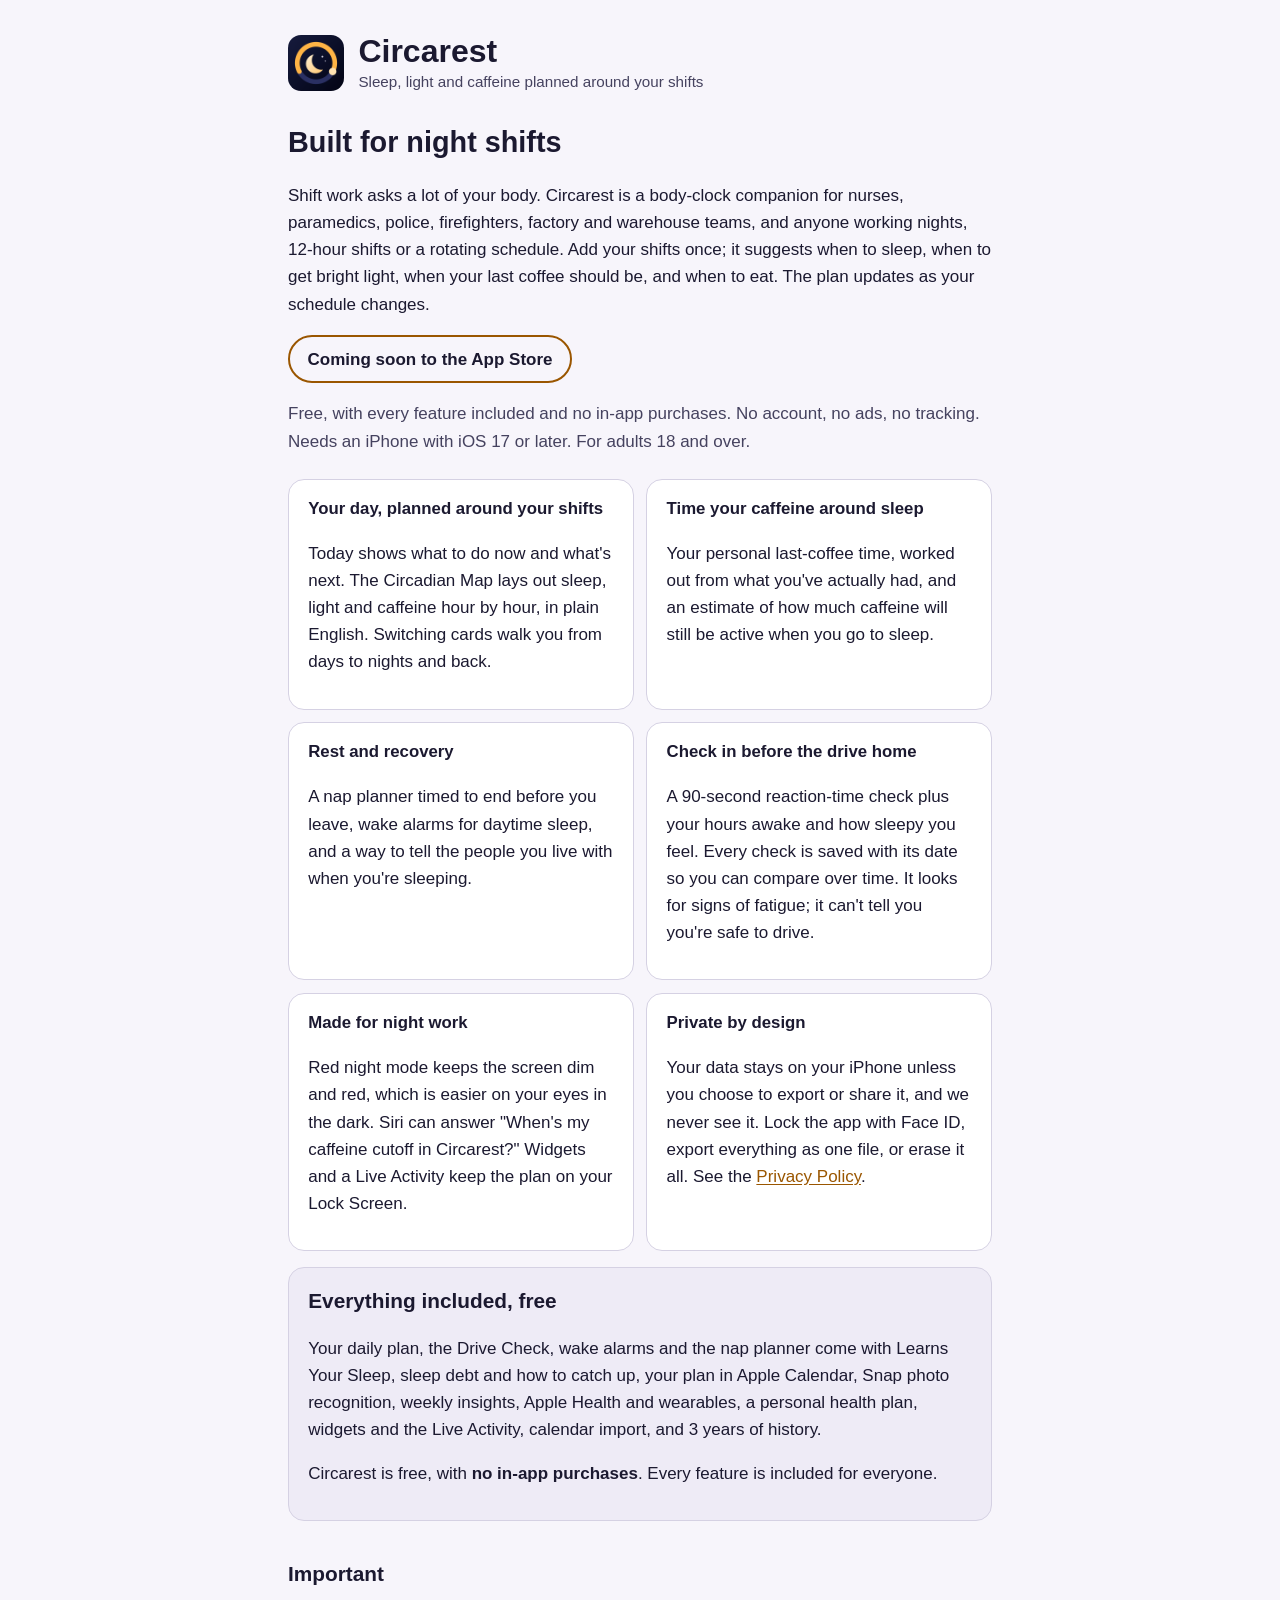
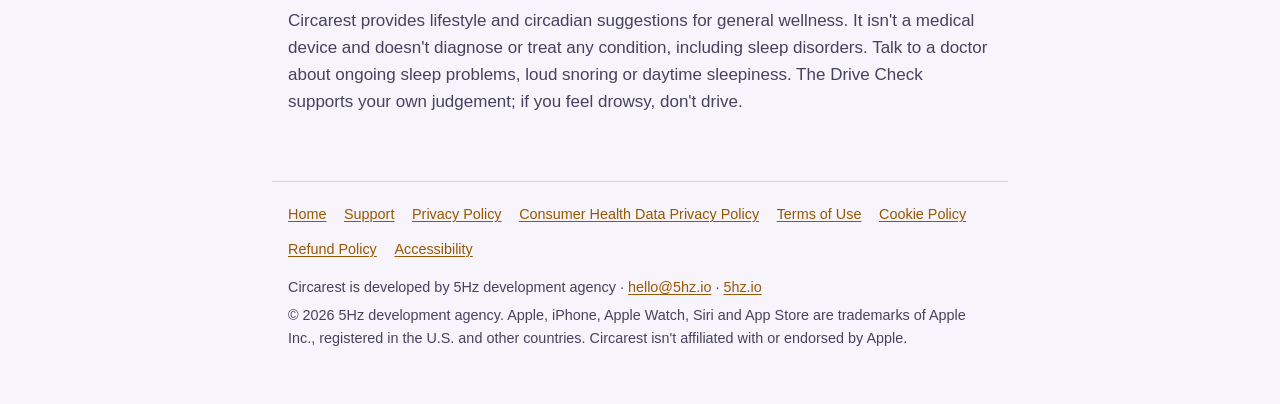
<file: index.html>
<!doctype html>
<html lang="en">
<head>
<meta charset="utf-8">
<meta name="viewport" content="width=device-width, initial-scale=1">
<title>Circarest · Sleep for shift workers</title>
<meta name="description" content="Circarest plans your sleep, light and caffeine around your shifts. Built for nurses, paramedics, police, factory and warehouse teams, and anyone working nights.">
<link rel="stylesheet" href="site.css">
<link rel="icon" href="icon.png">
</head>
<body>
<a class="skip" href="#content">Skip to content</a>
<main id="content">
  <header class="brand">
    <img src="icon.png" alt="" width="56" height="56">
    <div>
      <h1>Circarest</h1>
      <p>Sleep, light and caffeine planned around your shifts</p>
    </div>
  </header>

  <section class="hero">
    <h2>Built for night shifts</h2>
    <p>Shift work asks a lot of your body. Circarest is a body-clock companion for nurses, paramedics, police, firefighters, factory and warehouse teams, and anyone working nights, 12-hour shifts or a rotating schedule. Add your shifts once; it suggests when to sleep, when to get bright light, when your last coffee should be, and when to eat. The plan updates as your schedule changes.</p>
    <p><span class="badge">Coming soon to the App Store</span></p>
    <p class="muted">Free, with every feature included and no in-app purchases. No account, no ads, no tracking. Needs an iPhone with iOS 17 or later. For adults 18 and over.</p>
  </section>

  <section class="grid" aria-label="What Circarest does">
    <div class="card">
      <h3>Your day, planned around your shifts</h3>
      <p>Today shows what to do now and what's next. The Circadian Map lays out sleep, light and caffeine hour by hour, in plain English. Switching cards walk you from days to nights and back.</p>
    </div>
    <div class="card">
      <h3>Time your caffeine around sleep</h3>
      <p>Your personal last-coffee time, worked out from what you've actually had, and an estimate of how much caffeine will still be active when you go to sleep.</p>
    </div>
    <div class="card">
      <h3>Rest and recovery</h3>
      <p>A nap planner timed to end before you leave, wake alarms for daytime sleep, and a way to tell the people you live with when you're sleeping.</p>
    </div>
    <div class="card">
      <h3>Check in before the drive home</h3>
      <p>A 90-second reaction-time check plus your hours awake and how sleepy you feel. Every check is saved with its date so you can compare over time. It looks for signs of fatigue; it can't tell you you're safe to drive.</p>
    </div>
    <div class="card">
      <h3>Made for night work</h3>
      <p>Red night mode keeps the screen dim and red, which is easier on your eyes in the dark. Siri can answer "When's my caffeine cutoff in Circarest?" Widgets and a Live Activity keep the plan on your Lock Screen.</p>
    </div>
    <div class="card">
      <h3>Private by design</h3>
      <p>Your data stays on your iPhone unless you choose to export or share it, and we never see it. Lock the app with Face ID, export everything as one file, or erase it all. See the <a href="privacy.html">Privacy Policy</a>.</p>
    </div>
  </section>

  <section class="card highlight">
    <h2>Everything included, free</h2>
    <p>Your daily plan, the Drive Check, wake alarms and the nap planner come with Learns Your Sleep, sleep debt and how to catch up, your plan in Apple Calendar, Snap photo recognition, weekly insights, Apple Health and wearables, a personal health plan, widgets and the Live Activity, calendar import, and 3 years of history.</p>
    <p>Circarest is free, with <strong>no in-app purchases</strong>. Every feature is included for everyone.</p>
  </section>

  <h2>Important</h2>
  <p class="muted">Circarest provides lifestyle and circadian suggestions for general wellness. It isn't a medical device and doesn't diagnose or treat any condition, including sleep disorders. Talk to a doctor about ongoing sleep problems, loud snoring or daytime sleepiness. The Drive Check supports your own judgement; if you feel drowsy, don't drive.</p>
</main>
<footer class="site">
  <nav aria-label="Site">
    <a href="index.html" aria-current="page">Home</a>
    <a href="support.html">Support</a>
    <a href="privacy.html">Privacy Policy</a>
    <a href="health-data.html">Consumer Health Data Privacy Policy</a>
    <a href="terms.html">Terms of Use</a>
    <a href="cookies.html">Cookie Policy</a>
    <a href="refunds.html">Refund Policy</a>
    <a href="accessibility.html">Accessibility</a>
  </nav>
  <p>Circarest is developed by 5Hz development agency · <a href="mailto:hello@5hz.io">hello@5hz.io</a> · <a href="https://5hz.io">5hz.io</a></p>
  <p>© 2026 5Hz development agency. Apple, iPhone, Apple Watch, Siri and App Store are trademarks of Apple Inc., registered in the U.S. and other countries. Circarest isn't affiliated with or endorsed by Apple.</p>
</footer>
</body>
</html>
</file>
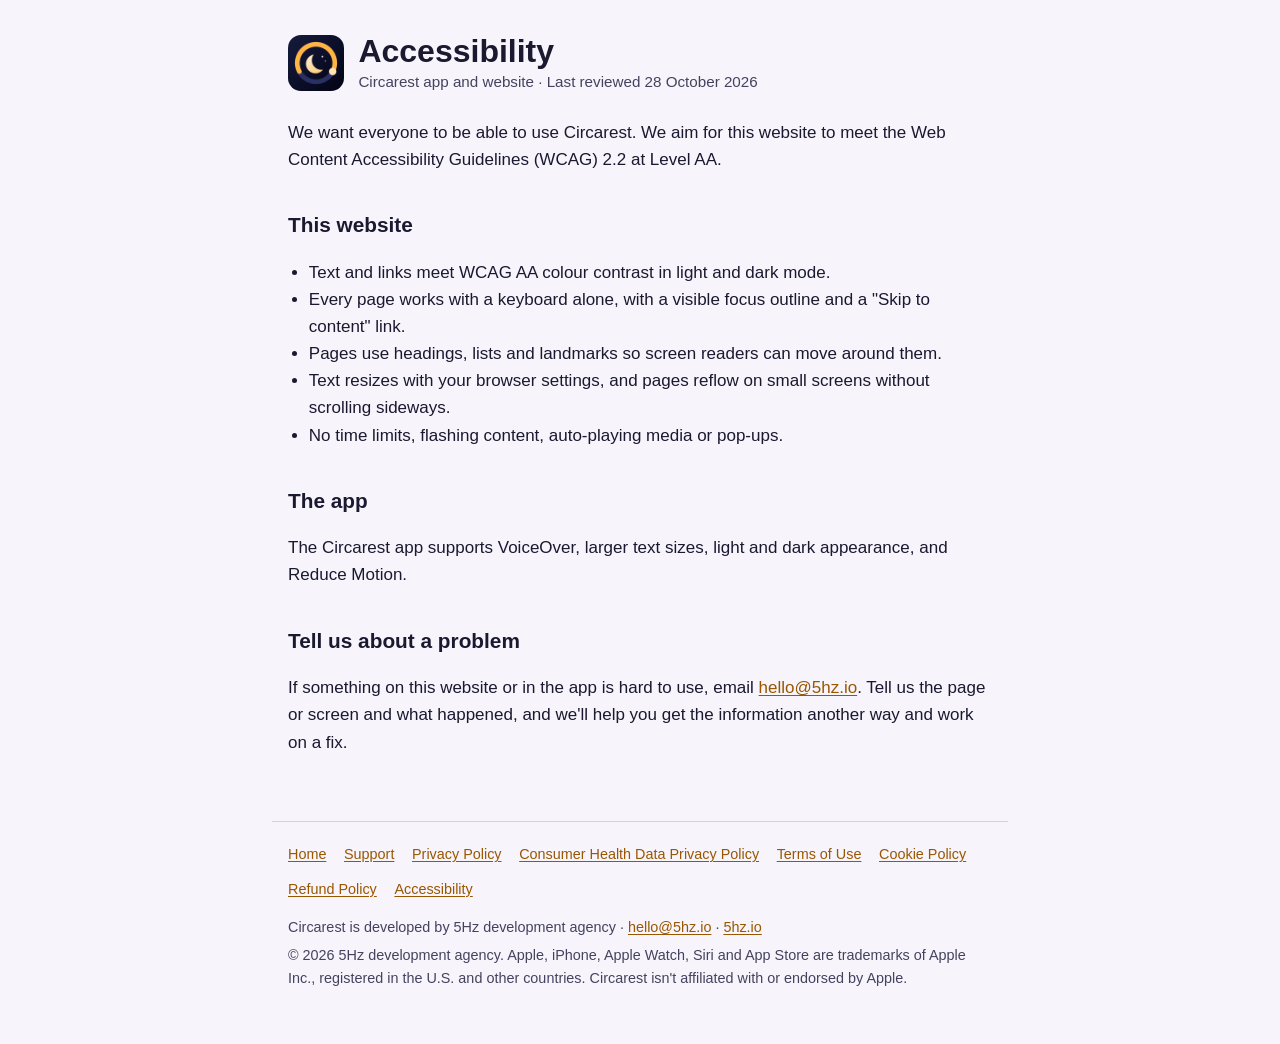
<file: accessibility.html>
<!doctype html>
<html lang="en">
<head>
<meta charset="utf-8">
<meta name="viewport" content="width=device-width, initial-scale=1">
<title>Accessibility · Circarest</title>
<meta name="description" content="Circarest's accessibility statement.">
<link rel="stylesheet" href="site.css">
<link rel="icon" href="icon.png">
</head>
<body>
<a class="skip" href="#content">Skip to content</a>
<main id="content">
  <header class="brand">
    <img src="icon.png" alt="" width="56" height="56">
    <div>
      <h1>Accessibility</h1>
      <p>Circarest app and website · Last reviewed 28 October 2026</p>
    </div>
  </header>

  <p>We want everyone to be able to use Circarest. We aim for this website to meet the Web Content Accessibility Guidelines (WCAG) 2.2 at Level AA.</p>

  <h2>This website</h2>
  <ul>
    <li>Text and links meet WCAG AA colour contrast in light and dark mode.</li>
    <li>Every page works with a keyboard alone, with a visible focus outline and a "Skip to content" link.</li>
    <li>Pages use headings, lists and landmarks so screen readers can move around them.</li>
    <li>Text resizes with your browser settings, and pages reflow on small screens without scrolling sideways.</li>
    <li>No time limits, flashing content, auto-playing media or pop-ups.</li>
  </ul>

  <h2>The app</h2>
  <p>The Circarest app supports VoiceOver, larger text sizes, light and dark appearance, and Reduce Motion.</p>

  <h2>Tell us about a problem</h2>
  <p>If something on this website or in the app is hard to use, email <a href="mailto:hello@5hz.io?subject=Accessibility">hello@5hz.io</a>. Tell us the page or screen and what happened, and we'll help you get the information another way and work on a fix.</p>
</main>
<footer class="site">
  <nav aria-label="Site">
    <a href="index.html">Home</a>
    <a href="support.html">Support</a>
    <a href="privacy.html">Privacy Policy</a>
    <a href="health-data.html">Consumer Health Data Privacy Policy</a>
    <a href="terms.html">Terms of Use</a>
    <a href="cookies.html">Cookie Policy</a>
    <a href="refunds.html">Refund Policy</a>
    <a href="accessibility.html" aria-current="page">Accessibility</a>
  </nav>
  <p>Circarest is developed by 5Hz development agency · <a href="mailto:hello@5hz.io">hello@5hz.io</a> · <a href="https://5hz.io">5hz.io</a></p>
  <p>© 2026 5Hz development agency. Apple, iPhone, Apple Watch, Siri and App Store are trademarks of Apple Inc., registered in the U.S. and other countries. Circarest isn't affiliated with or endorsed by Apple.</p>
</footer>
</body>
</html>
</file>
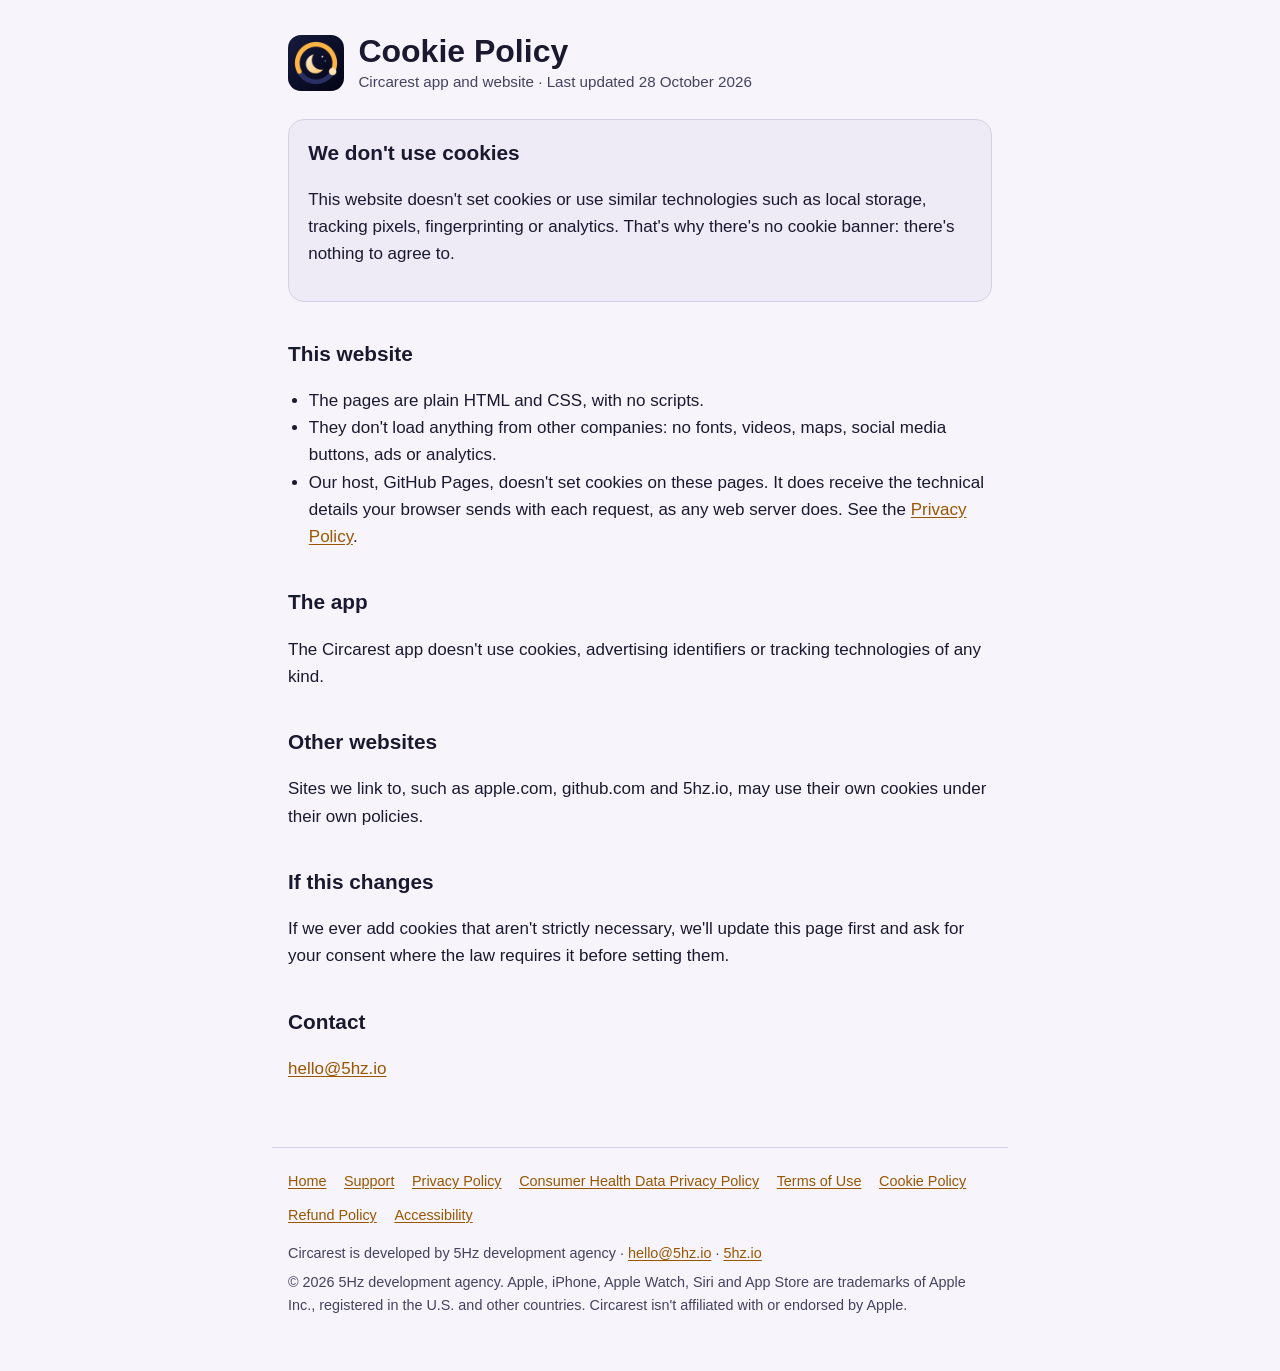
<file: cookies.html>
<!doctype html>
<html lang="en">
<head>
<meta charset="utf-8">
<meta name="viewport" content="width=device-width, initial-scale=1">
<title>Cookie Policy · Circarest</title>
<meta name="description" content="Circarest's website and app don't use cookies or tracking.">
<link rel="stylesheet" href="site.css">
<link rel="icon" href="icon.png">
</head>
<body>
<a class="skip" href="#content">Skip to content</a>
<main id="content">
  <header class="brand">
    <img src="icon.png" alt="" width="56" height="56">
    <div>
      <h1>Cookie Policy</h1>
      <p>Circarest app and website · Last updated 28 October 2026</p>
    </div>
  </header>

  <div class="card highlight">
    <h2>We don't use cookies</h2>
    <p>This website doesn't set cookies or use similar technologies such as local storage, tracking pixels, fingerprinting or analytics. That's why there's no cookie banner: there's nothing to agree to.</p>
  </div>

  <h2>This website</h2>
  <ul>
    <li>The pages are plain HTML and CSS, with no scripts.</li>
    <li>They don't load anything from other companies: no fonts, videos, maps, social media buttons, ads or analytics.</li>
    <li>Our host, GitHub Pages, doesn't set cookies on these pages. It does receive the technical details your browser sends with each request, as any web server does. See the <a href="privacy.html">Privacy Policy</a>.</li>
  </ul>

  <h2>The app</h2>
  <p>The Circarest app doesn't use cookies, advertising identifiers or tracking technologies of any kind.</p>

  <h2>Other websites</h2>
  <p>Sites we link to, such as apple.com, github.com and 5hz.io, may use their own cookies under their own policies.</p>

  <h2>If this changes</h2>
  <p>If we ever add cookies that aren't strictly necessary, we'll update this page first and ask for your consent where the law requires it before setting them.</p>

  <h2>Contact</h2>
  <p><a href="mailto:hello@5hz.io">hello@5hz.io</a></p>
</main>
<footer class="site">
  <nav aria-label="Site">
    <a href="index.html">Home</a>
    <a href="support.html">Support</a>
    <a href="privacy.html">Privacy Policy</a>
    <a href="health-data.html">Consumer Health Data Privacy Policy</a>
    <a href="terms.html">Terms of Use</a>
    <a href="cookies.html" aria-current="page">Cookie Policy</a>
    <a href="refunds.html">Refund Policy</a>
    <a href="accessibility.html">Accessibility</a>
  </nav>
  <p>Circarest is developed by 5Hz development agency · <a href="mailto:hello@5hz.io">hello@5hz.io</a> · <a href="https://5hz.io">5hz.io</a></p>
  <p>© 2026 5Hz development agency. Apple, iPhone, Apple Watch, Siri and App Store are trademarks of Apple Inc., registered in the U.S. and other countries. Circarest isn't affiliated with or endorsed by Apple.</p>
</footer>
</body>
</html>
</file>
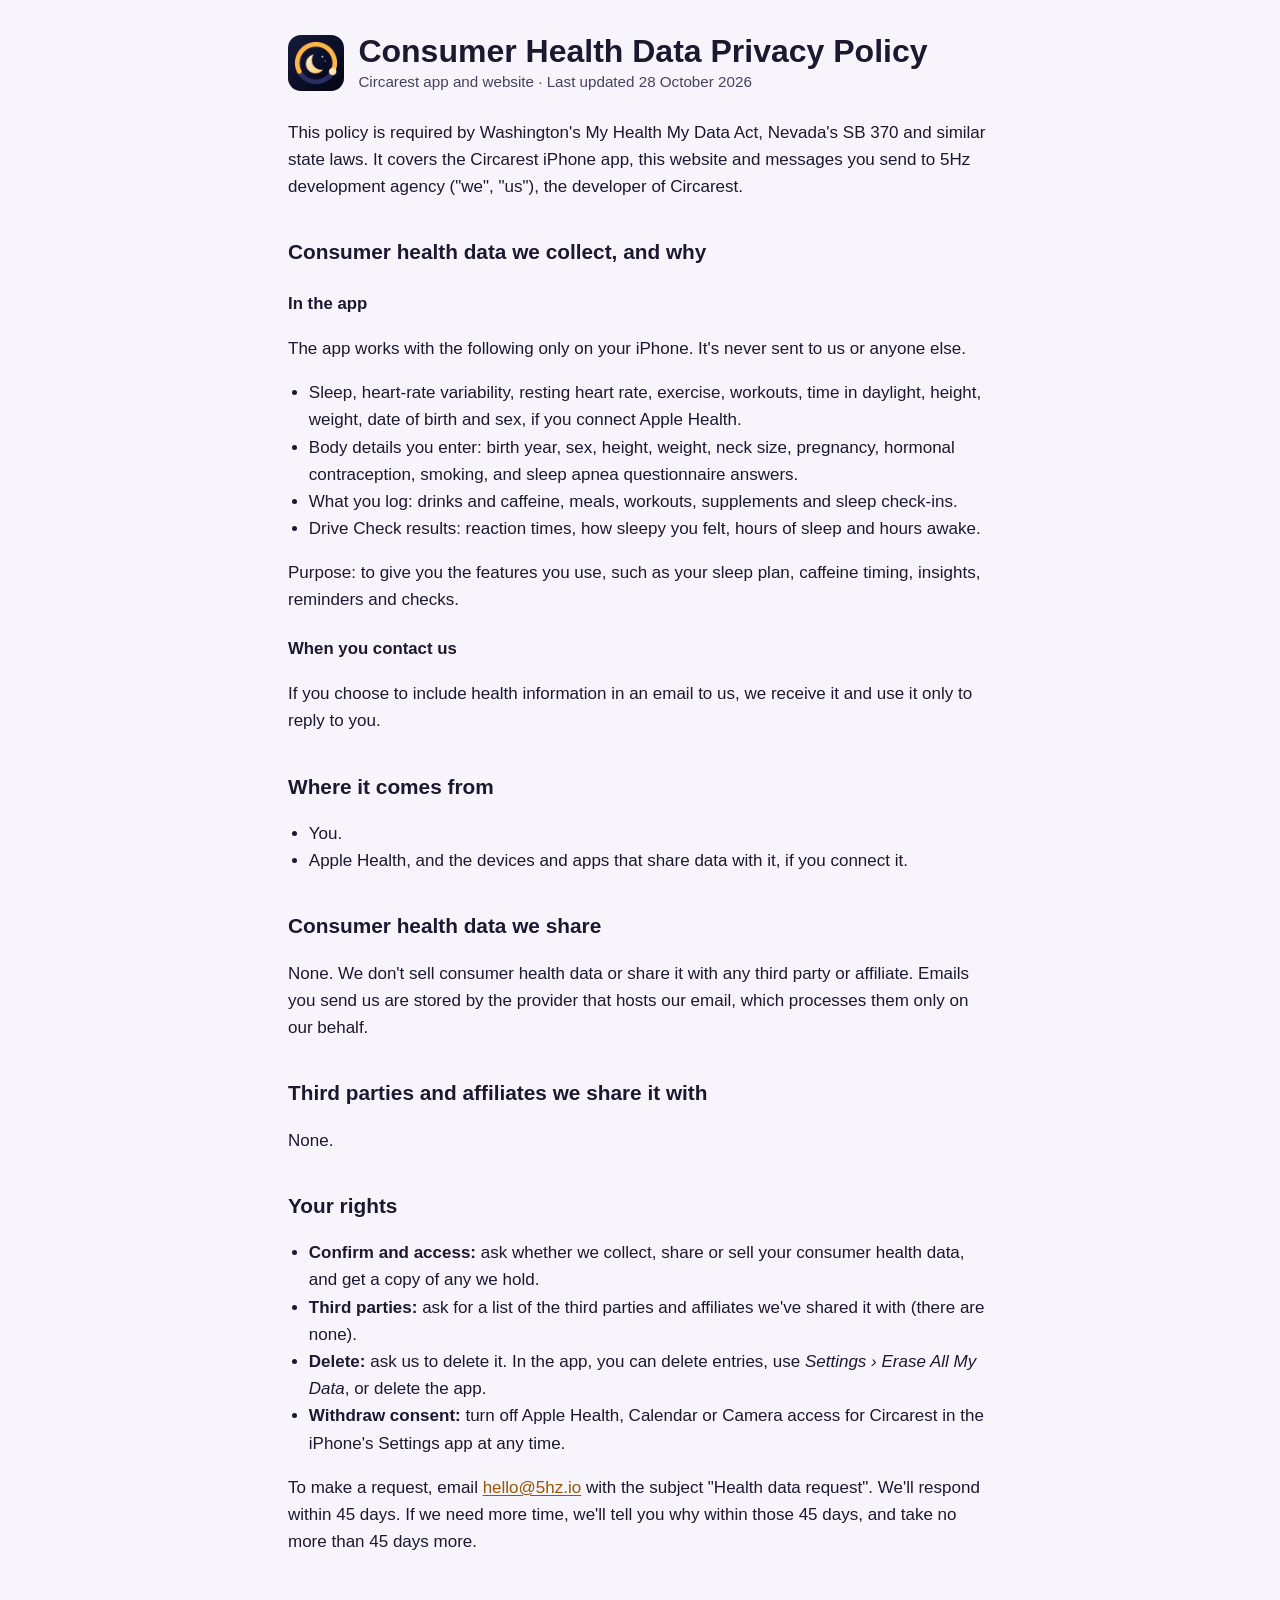
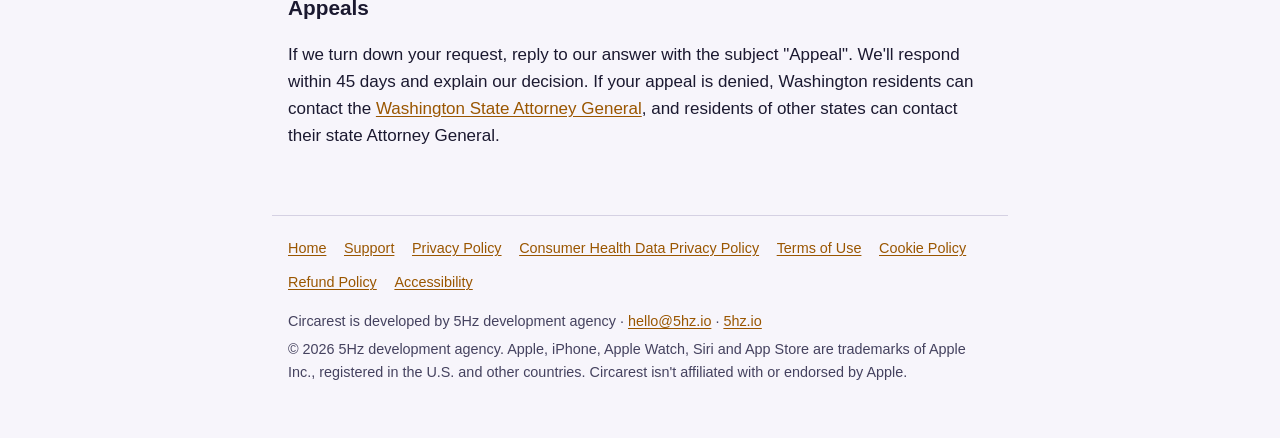
<file: health-data.html>
<!doctype html>
<html lang="en">
<head>
<meta charset="utf-8">
<meta name="viewport" content="width=device-width, initial-scale=1">
<title>Consumer Health Data Privacy Policy · Circarest</title>
<meta name="description" content="How Circarest handles consumer health data under Washington's My Health My Data Act and similar state laws.">
<link rel="stylesheet" href="site.css">
<link rel="icon" href="icon.png">
</head>
<body>
<a class="skip" href="#content">Skip to content</a>
<main id="content">
  <header class="brand">
    <img src="icon.png" alt="" width="56" height="56">
    <div>
      <h1>Consumer Health Data Privacy Policy</h1>
      <p>Circarest app and website · Last updated 28 October 2026</p>
    </div>
  </header>

  <p>This policy is required by Washington's My Health My Data Act, Nevada's SB 370 and similar state laws. It covers the Circarest iPhone app, this website and messages you send to 5Hz development agency ("we", "us"), the developer of Circarest.</p>

  <h2>Consumer health data we collect, and why</h2>
  <h3>In the app</h3>
  <p>The app works with the following only on your iPhone. It's never sent to us or anyone else.</p>
  <ul>
    <li>Sleep, heart-rate variability, resting heart rate, exercise, workouts, time in daylight, height, weight, date of birth and sex, if you connect Apple Health.</li>
    <li>Body details you enter: birth year, sex, height, weight, neck size, pregnancy, hormonal contraception, smoking, and sleep apnea questionnaire answers.</li>
    <li>What you log: drinks and caffeine, meals, workouts, supplements and sleep check-ins.</li>
    <li>Drive Check results: reaction times, how sleepy you felt, hours of sleep and hours awake.</li>
  </ul>
  <p>Purpose: to give you the features you use, such as your sleep plan, caffeine timing, insights, reminders and checks.</p>

  <h3>When you contact us</h3>
  <p>If you choose to include health information in an email to us, we receive it and use it only to reply to you.</p>

  <h2>Where it comes from</h2>
  <ul>
    <li>You.</li>
    <li>Apple Health, and the devices and apps that share data with it, if you connect it.</li>
  </ul>

  <h2>Consumer health data we share</h2>
  <p>None. We don't sell consumer health data or share it with any third party or affiliate. Emails you send us are stored by the provider that hosts our email, which processes them only on our behalf.</p>

  <h2>Third parties and affiliates we share it with</h2>
  <p>None.</p>

  <h2>Your rights</h2>
  <ul>
    <li><strong>Confirm and access:</strong> ask whether we collect, share or sell your consumer health data, and get a copy of any we hold.</li>
    <li><strong>Third parties:</strong> ask for a list of the third parties and affiliates we've shared it with (there are none).</li>
    <li><strong>Delete:</strong> ask us to delete it. In the app, you can delete entries, use <em>Settings › Erase All My Data</em>, or delete the app.</li>
    <li><strong>Withdraw consent:</strong> turn off Apple Health, Calendar or Camera access for Circarest in the iPhone's Settings app at any time.</li>
  </ul>
  <p>To make a request, email <a href="mailto:hello@5hz.io?subject=Health%20data%20request">hello@5hz.io</a> with the subject "Health data request". We'll respond within 45 days. If we need more time, we'll tell you why within those 45 days, and take no more than 45 days more.</p>

  <h2>Appeals</h2>
  <p>If we turn down your request, reply to our answer with the subject "Appeal". We'll respond within 45 days and explain our decision. If your appeal is denied, Washington residents can contact the <a href="https://www.atg.wa.gov/file-complaint">Washington State Attorney General</a>, and residents of other states can contact their state Attorney General.</p>
</main>
<footer class="site">
  <nav aria-label="Site">
    <a href="index.html">Home</a>
    <a href="support.html">Support</a>
    <a href="privacy.html">Privacy Policy</a>
    <a href="health-data.html" aria-current="page">Consumer Health Data Privacy Policy</a>
    <a href="terms.html">Terms of Use</a>
    <a href="cookies.html">Cookie Policy</a>
    <a href="refunds.html">Refund Policy</a>
    <a href="accessibility.html">Accessibility</a>
  </nav>
  <p>Circarest is developed by 5Hz development agency · <a href="mailto:hello@5hz.io">hello@5hz.io</a> · <a href="https://5hz.io">5hz.io</a></p>
  <p>© 2026 5Hz development agency. Apple, iPhone, Apple Watch, Siri and App Store are trademarks of Apple Inc., registered in the U.S. and other countries. Circarest isn't affiliated with or endorsed by Apple.</p>
</footer>
</body>
</html>
</file>
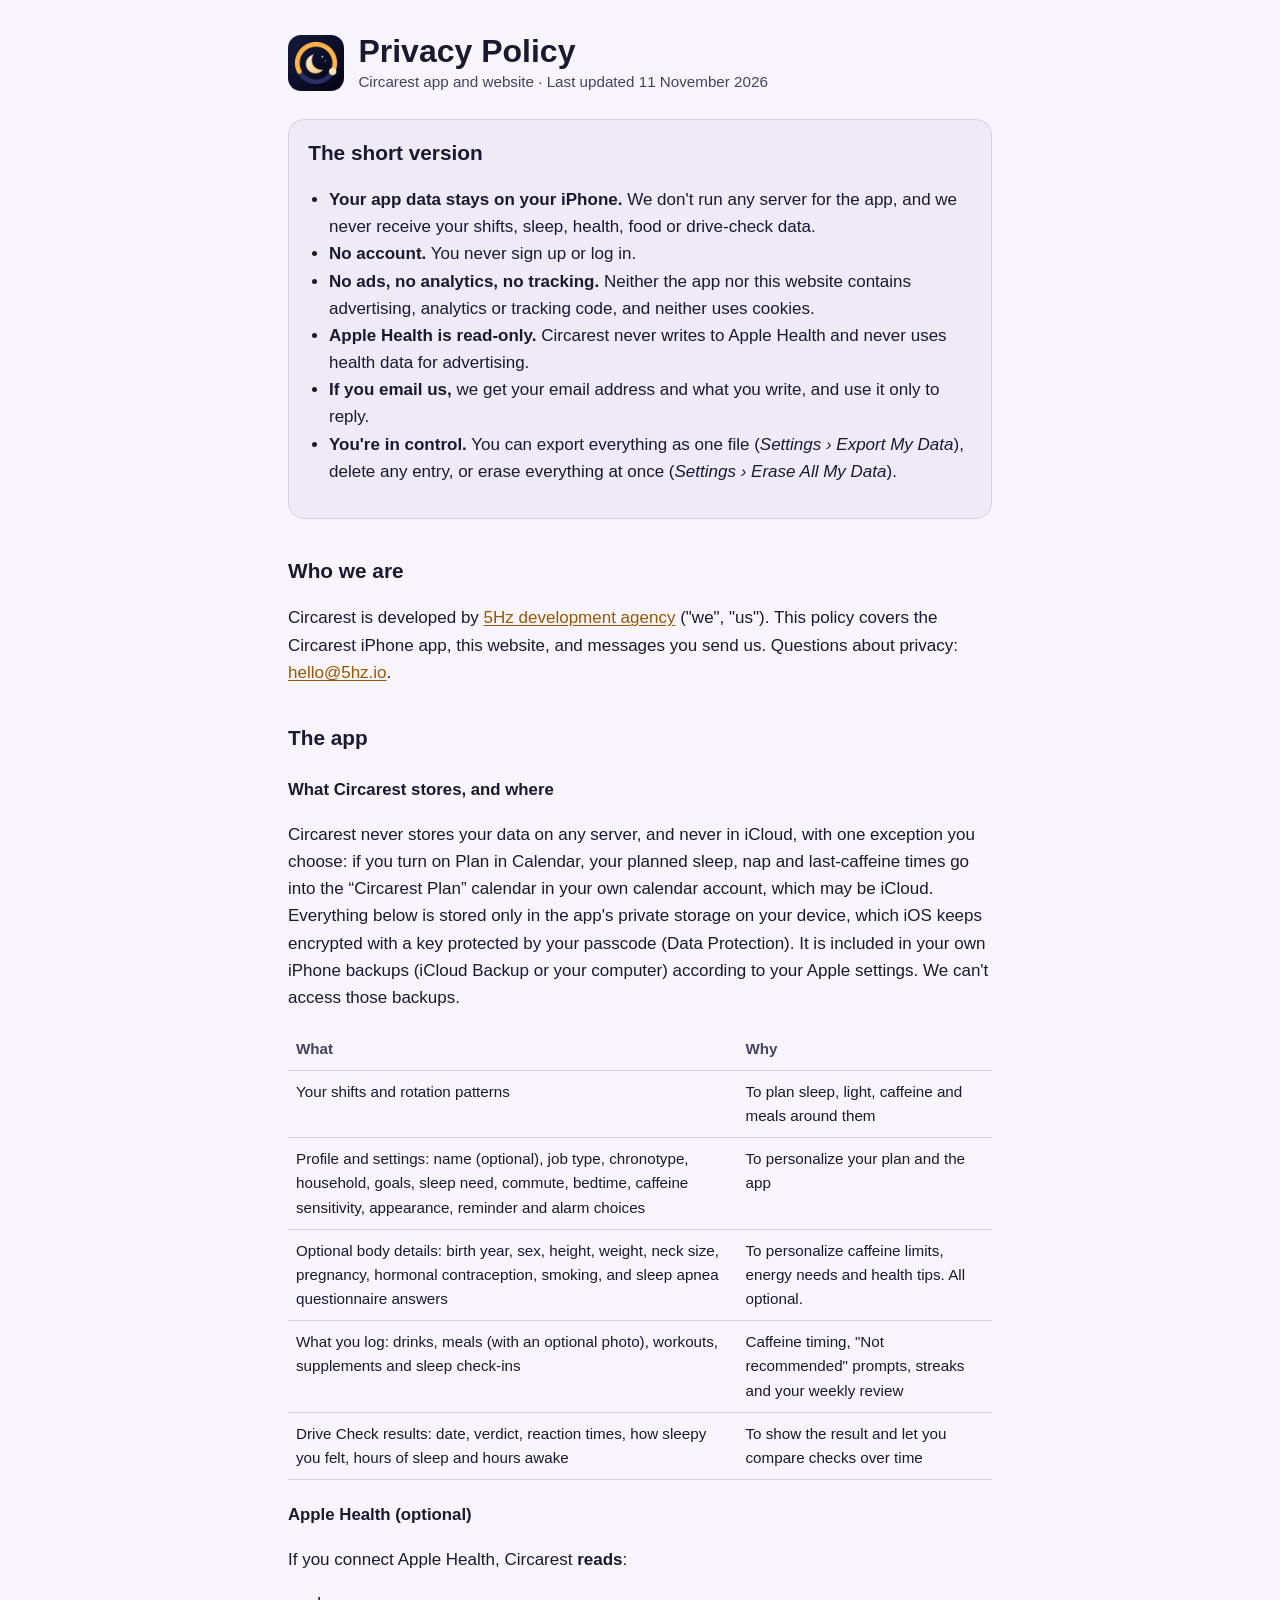
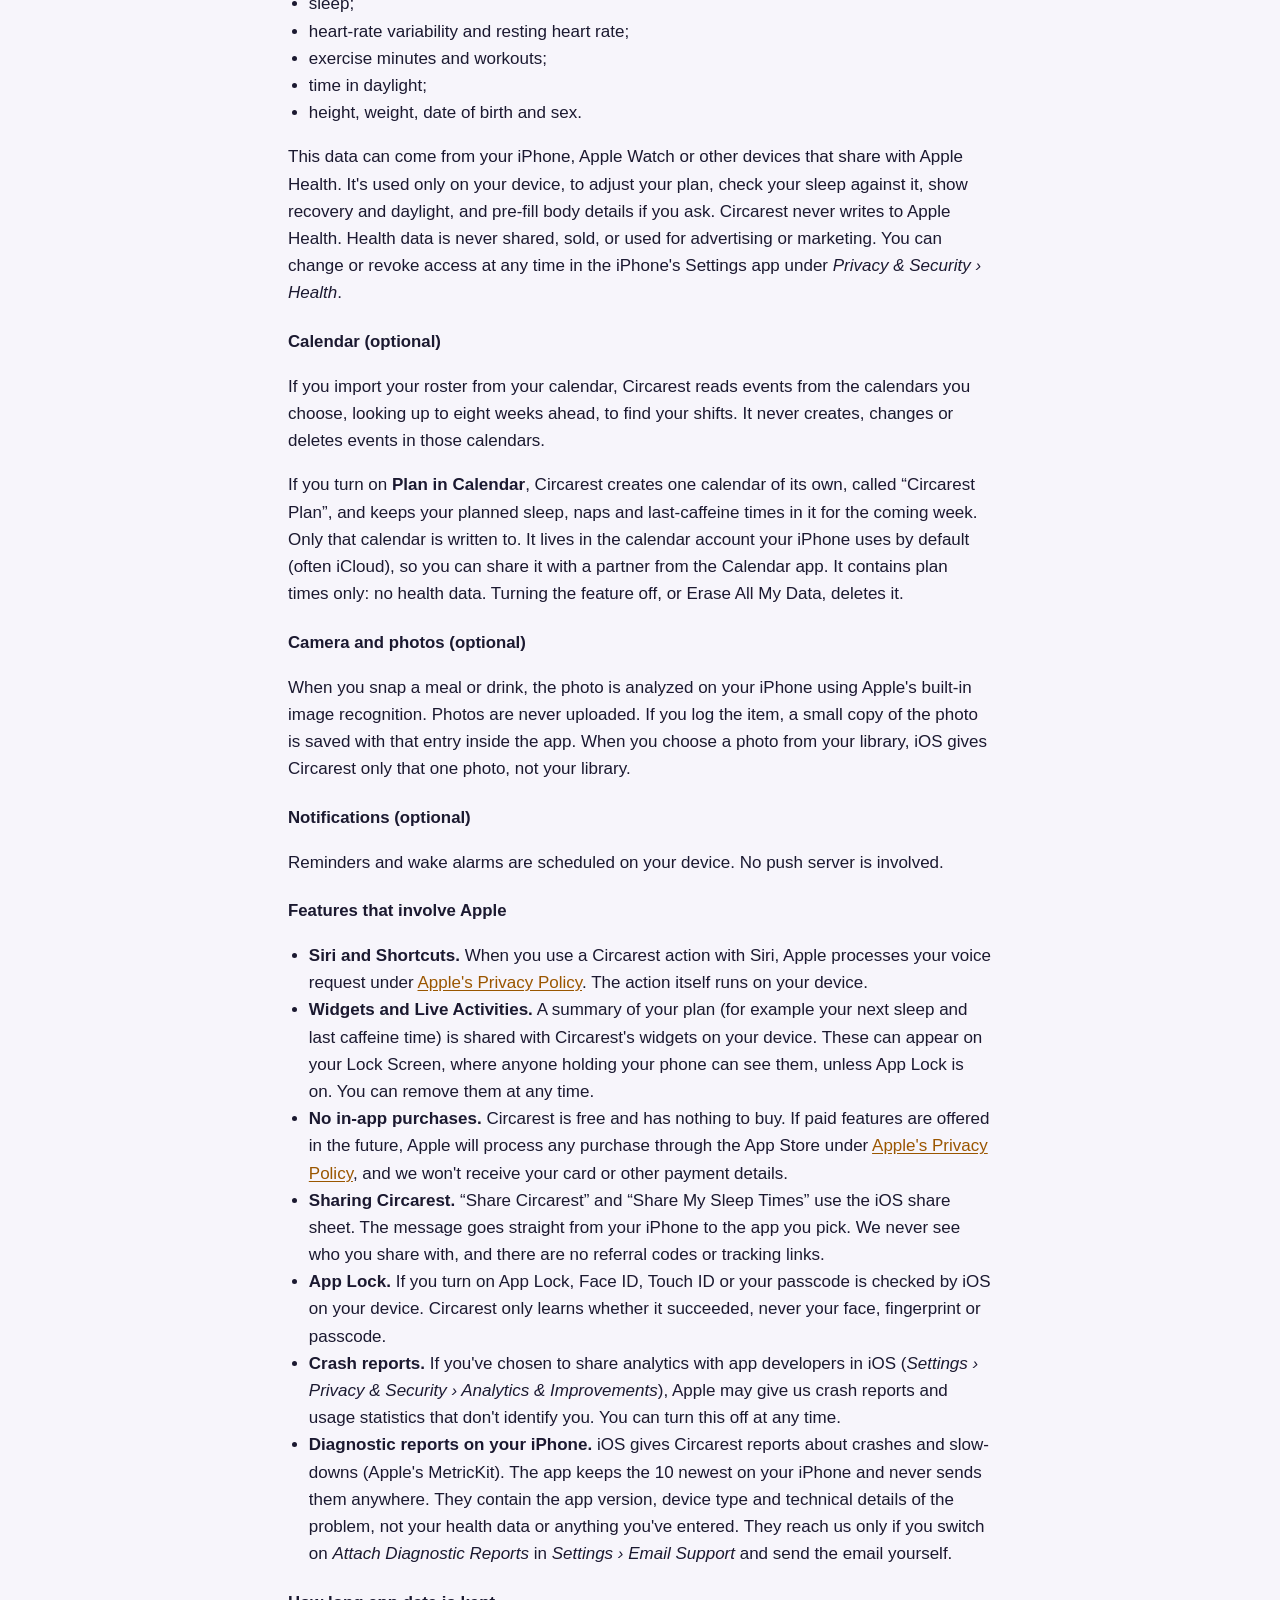
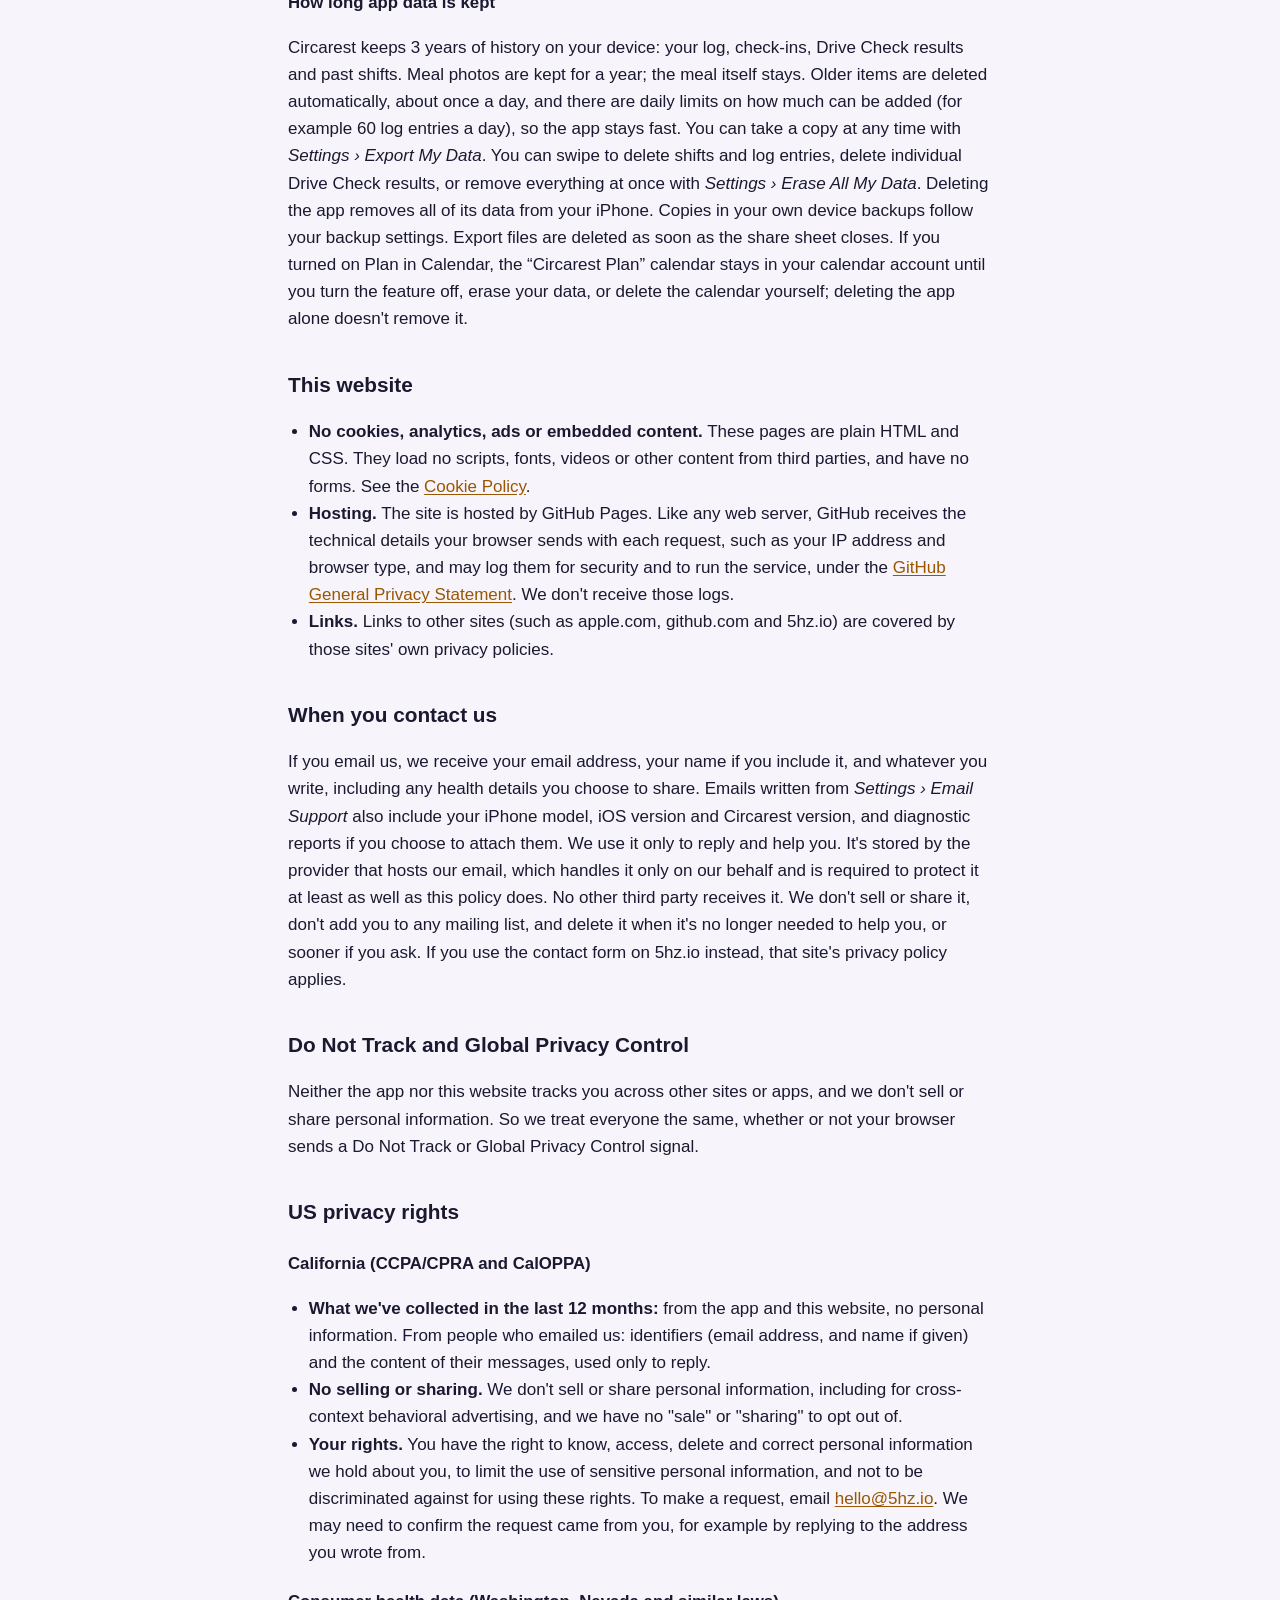
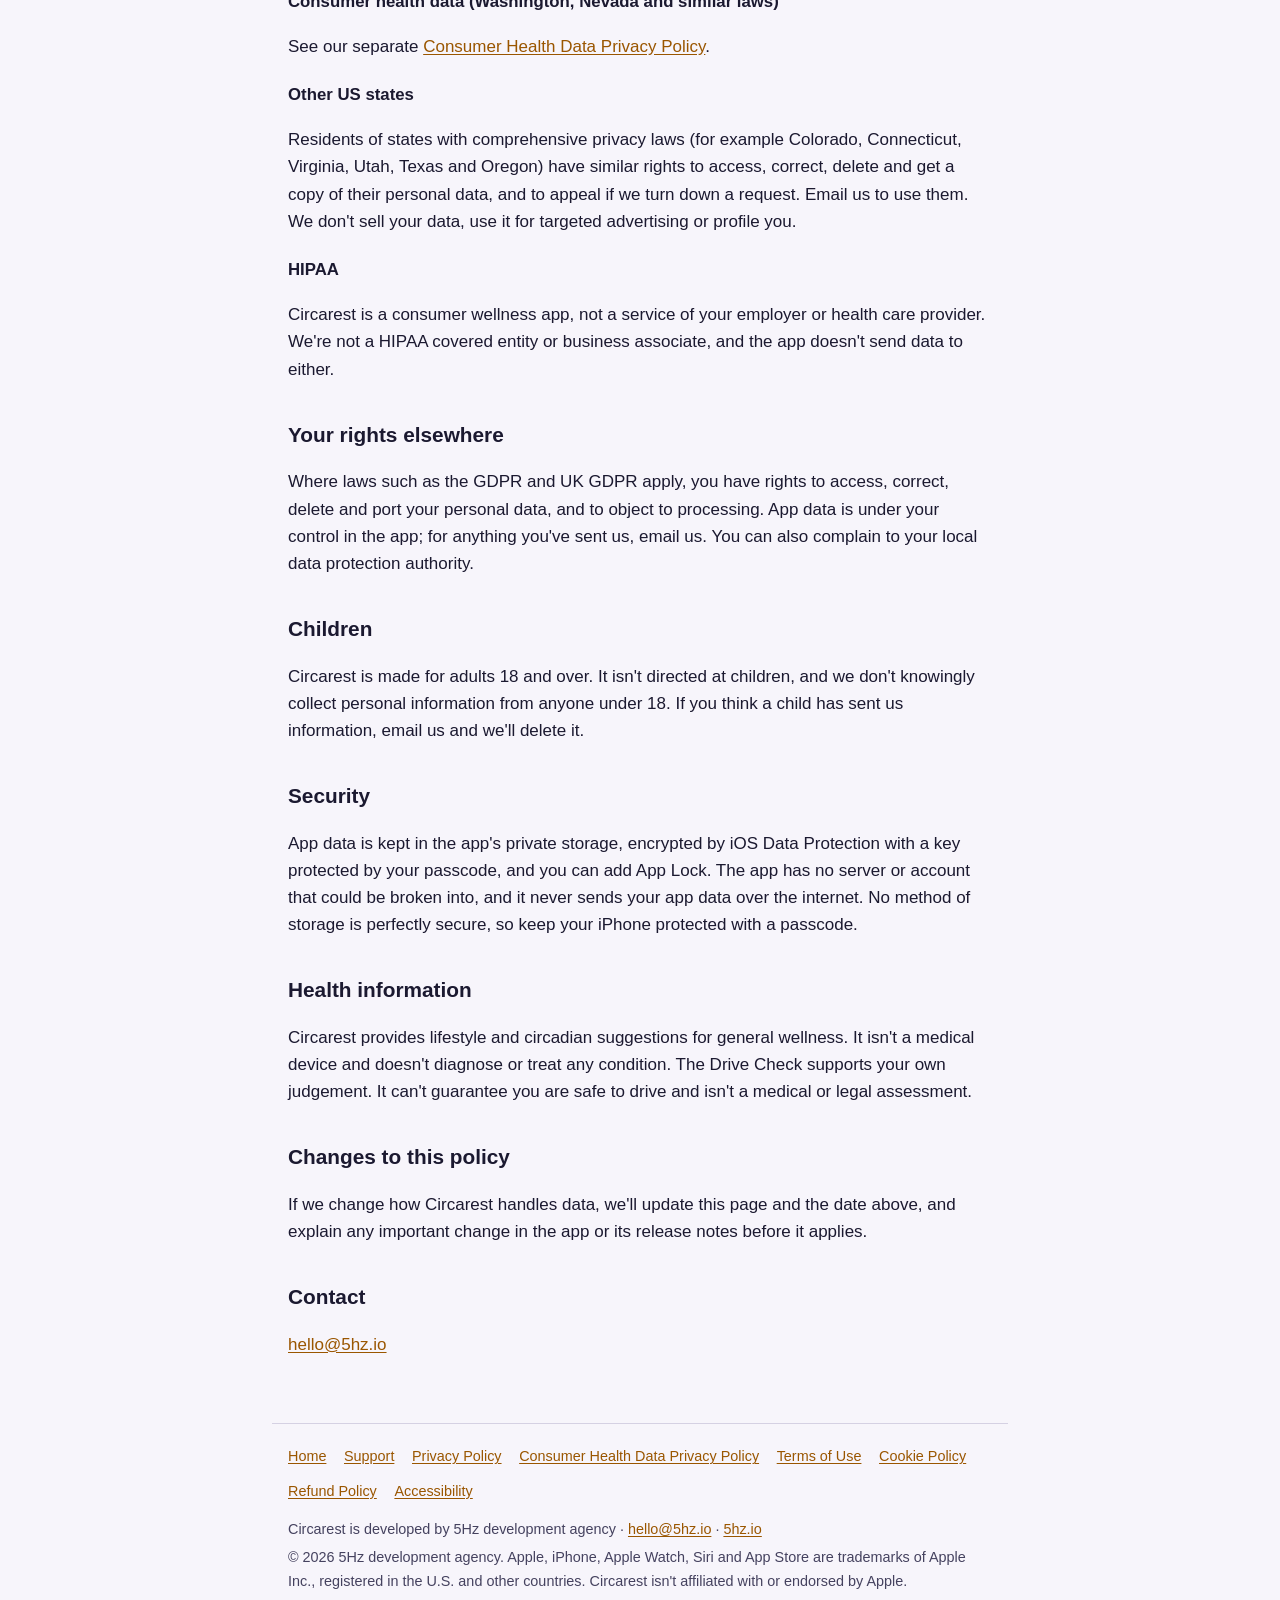
<file: privacy.html>
<!doctype html>
<html lang="en">
<head>
<meta charset="utf-8">
<meta name="viewport" content="width=device-width, initial-scale=1">
<title>Privacy Policy · Circarest</title>
<meta name="description" content="Circarest keeps your data on your iPhone. No account, no ads, no tracking.">
<link rel="stylesheet" href="site.css">
<link rel="icon" href="icon.png">
</head>
<body>
<a class="skip" href="#content">Skip to content</a>
<main id="content">
  <header class="brand">
    <img src="icon.png" alt="" width="56" height="56">
    <div>
      <h1>Privacy Policy</h1>
      <p>Circarest app and website · Last updated 11 November 2026</p>
    </div>
  </header>

  <div class="card highlight">
    <h2>The short version</h2>
    <ul>
      <li><strong>Your app data stays on your iPhone.</strong> We don't run any server for the app, and we never receive your shifts, sleep, health, food or drive-check data.</li>
      <li><strong>No account.</strong> You never sign up or log in.</li>
      <li><strong>No ads, no analytics, no tracking.</strong> Neither the app nor this website contains advertising, analytics or tracking code, and neither uses cookies.</li>
      <li><strong>Apple Health is read-only.</strong> Circarest never writes to Apple Health and never uses health data for advertising.</li>
      <li><strong>If you email us,</strong> we get your email address and what you write, and use it only to reply.</li>
      <li><strong>You're in control.</strong> You can export everything as one file (<em>Settings › Export My Data</em>), delete any entry, or erase everything at once (<em>Settings › Erase All My Data</em>).</li>
    </ul>
  </div>

  <h2>Who we are</h2>
  <p>Circarest is developed by <a href="https://5hz.io">5Hz development agency</a> ("we", "us"). This policy covers the Circarest iPhone app, this website, and messages you send us. Questions about privacy: <a href="mailto:hello@5hz.io">hello@5hz.io</a>.</p>

  <h2>The app</h2>
  <h3>What Circarest stores, and where</h3>
  <p>Circarest never stores your data on any server, and never in iCloud, with one exception you choose: if you turn on Plan in Calendar, your planned sleep, nap and last-caffeine times go into the “Circarest Plan” calendar in your own calendar account, which may be iCloud. Everything below is stored only in the app's private storage on your device, which iOS keeps encrypted with a key protected by your passcode (Data Protection). It is included in your own iPhone backups (iCloud Backup or your computer) according to your Apple settings. We can't access those backups.</p>
  <table>
    <thead><tr><th scope="col">What</th><th scope="col">Why</th></tr></thead>
    <tbody>
      <tr><td>Your shifts and rotation patterns</td><td>To plan sleep, light, caffeine and meals around them</td></tr>
      <tr><td>Profile and settings: name (optional), job type, chronotype, household, goals, sleep need, commute, bedtime, caffeine sensitivity, appearance, reminder and alarm choices</td><td>To personalize your plan and the app</td></tr>
      <tr><td>Optional body details: birth year, sex, height, weight, neck size, pregnancy, hormonal contraception, smoking, and sleep apnea questionnaire answers</td><td>To personalize caffeine limits, energy needs and health tips. All optional.</td></tr>
      <tr><td>What you log: drinks, meals (with an optional photo), workouts, supplements and sleep check-ins</td><td>Caffeine timing, "Not recommended" prompts, streaks and your weekly review</td></tr>
      <tr><td>Drive Check results: date, verdict, reaction times, how sleepy you felt, hours of sleep and hours awake</td><td>To show the result and let you compare checks over time</td></tr>
    </tbody>
  </table>

  <h3>Apple Health (optional)</h3>
  <p>If you connect Apple Health, Circarest <strong>reads</strong>:</p>
  <ul>
    <li>sleep;</li>
    <li>heart-rate variability and resting heart rate;</li>
    <li>exercise minutes and workouts;</li>
    <li>time in daylight;</li>
    <li>height, weight, date of birth and sex.</li>
  </ul>
  <p>This data can come from your iPhone, Apple Watch or other devices that share with Apple Health. It's used only on your device, to adjust your plan, check your sleep against it, show recovery and daylight, and pre-fill body details if you ask. Circarest never writes to Apple Health. Health data is never shared, sold, or used for advertising or marketing. You can change or revoke access at any time in the iPhone's Settings app under <em>Privacy &amp; Security › Health</em>.</p>

  <h3>Calendar (optional)</h3>
  <p>If you import your roster from your calendar, Circarest reads events from the calendars you choose, looking up to eight weeks ahead, to find your shifts. It never creates, changes or deletes events in those calendars.</p>
  <p>If you turn on <strong>Plan in Calendar</strong>, Circarest creates one calendar of its own, called “Circarest Plan”, and keeps your planned sleep, naps and last-caffeine times in it for the coming week. Only that calendar is written to. It lives in the calendar account your iPhone uses by default (often iCloud), so you can share it with a partner from the Calendar app. It contains plan times only: no health data. Turning the feature off, or Erase All My Data, deletes it.</p>

  <h3>Camera and photos (optional)</h3>
  <p>When you snap a meal or drink, the photo is analyzed on your iPhone using Apple's built-in image recognition. Photos are never uploaded. If you log the item, a small copy of the photo is saved with that entry inside the app. When you choose a photo from your library, iOS gives Circarest only that one photo, not your library.</p>

  <h3>Notifications (optional)</h3>
  <p>Reminders and wake alarms are scheduled on your device. No push server is involved.</p>

  <h3>Features that involve Apple</h3>
  <ul>
    <li><strong>Siri and Shortcuts.</strong> When you use a Circarest action with Siri, Apple processes your voice request under <a href="https://www.apple.com/legal/privacy/">Apple's Privacy Policy</a>. The action itself runs on your device.</li>
    <li><strong>Widgets and Live Activities.</strong> A summary of your plan (for example your next sleep and last caffeine time) is shared with Circarest's widgets on your device. These can appear on your Lock Screen, where anyone holding your phone can see them, unless App Lock is on. You can remove them at any time.</li>
    <li><strong>No in-app purchases.</strong> Circarest is free and has nothing to buy. If paid features are offered in the future, Apple will process any purchase through the App Store under <a href="https://www.apple.com/legal/privacy/">Apple's Privacy Policy</a>, and we won't receive your card or other payment details.</li>
    <li><strong>Sharing Circarest.</strong> “Share Circarest” and “Share My Sleep Times” use the iOS share sheet. The message goes straight from your iPhone to the app you pick. We never see who you share with, and there are no referral codes or tracking links.</li>
    <li><strong>App Lock.</strong> If you turn on App Lock, Face ID, Touch ID or your passcode is checked by iOS on your device. Circarest only learns whether it succeeded, never your face, fingerprint or passcode.</li>
    <li><strong>Crash reports.</strong> If you've chosen to share analytics with app developers in iOS (<em>Settings › Privacy &amp; Security › Analytics &amp; Improvements</em>), Apple may give us crash reports and usage statistics that don't identify you. You can turn this off at any time.</li>
    <li><strong>Diagnostic reports on your iPhone.</strong> iOS gives Circarest reports about crashes and slow-downs (Apple's MetricKit). The app keeps the 10 newest on your iPhone and never sends them anywhere. They contain the app version, device type and technical details of the problem, not your health data or anything you've entered. They reach us only if you switch on <em>Attach Diagnostic Reports</em> in <em>Settings › Email Support</em> and send the email yourself.</li>
  </ul>

  <h3>How long app data is kept</h3>
  <p>Circarest keeps 3 years of history on your device: your log, check-ins, Drive Check results and past shifts. Meal photos are kept for a year; the meal itself stays. Older items are deleted automatically, about once a day, and there are daily limits on how much can be added (for example 60 log entries a day), so the app stays fast. You can take a copy at any time with <em>Settings › Export My Data</em>. You can swipe to delete shifts and log entries, delete individual Drive Check results, or remove everything at once with <em>Settings › Erase All My Data</em>. Deleting the app removes all of its data from your iPhone. Copies in your own device backups follow your backup settings. Export files are deleted as soon as the share sheet closes. If you turned on Plan in Calendar, the “Circarest Plan” calendar stays in your calendar account until you turn the feature off, erase your data, or delete the calendar yourself; deleting the app alone doesn't remove it.</p>

  <h2>This website</h2>
  <ul>
    <li><strong>No cookies, analytics, ads or embedded content.</strong> These pages are plain HTML and CSS. They load no scripts, fonts, videos or other content from third parties, and have no forms. See the <a href="cookies.html">Cookie Policy</a>.</li>
    <li><strong>Hosting.</strong> The site is hosted by GitHub Pages. Like any web server, GitHub receives the technical details your browser sends with each request, such as your IP address and browser type, and may log them for security and to run the service, under the <a href="https://docs.github.com/en/site-policy/privacy-policies/github-general-privacy-statement">GitHub General Privacy Statement</a>. We don't receive those logs.</li>
    <li><strong>Links.</strong> Links to other sites (such as apple.com, github.com and 5hz.io) are covered by those sites' own privacy policies.</li>
  </ul>

  <h2>When you contact us</h2>
  <p>If you email us, we receive your email address, your name if you include it, and whatever you write, including any health details you choose to share. Emails written from <em>Settings › Email Support</em> also include your iPhone model, iOS version and Circarest version, and diagnostic reports if you choose to attach them. We use it only to reply and help you. It's stored by the provider that hosts our email, which handles it only on our behalf and is required to protect it at least as well as this policy does. No other third party receives it. We don't sell or share it, don't add you to any mailing list, and delete it when it's no longer needed to help you, or sooner if you ask. If you use the contact form on 5hz.io instead, that site's privacy policy applies.</p>

  <h2>Do Not Track and Global Privacy Control</h2>
  <p>Neither the app nor this website tracks you across other sites or apps, and we don't sell or share personal information. So we treat everyone the same, whether or not your browser sends a Do Not Track or Global Privacy Control signal.</p>

  <h2 id="us-privacy">US privacy rights</h2>
  <h3>California (CCPA/CPRA and CalOPPA)</h3>
  <ul>
    <li><strong>What we've collected in the last 12 months:</strong> from the app and this website, no personal information. From people who emailed us: identifiers (email address, and name if given) and the content of their messages, used only to reply.</li>
    <li><strong>No selling or sharing.</strong> We don't sell or share personal information, including for cross-context behavioral advertising, and we have no "sale" or "sharing" to opt out of.</li>
    <li><strong>Your rights.</strong> You have the right to know, access, delete and correct personal information we hold about you, to limit the use of sensitive personal information, and not to be discriminated against for using these rights. To make a request, email <a href="mailto:hello@5hz.io">hello@5hz.io</a>. We may need to confirm the request came from you, for example by replying to the address you wrote from.</li>
  </ul>

  <h3>Consumer health data (Washington, Nevada and similar laws)</h3>
  <p>See our separate <a href="health-data.html">Consumer Health Data Privacy Policy</a>.</p>

  <h3>Other US states</h3>
  <p>Residents of states with comprehensive privacy laws (for example Colorado, Connecticut, Virginia, Utah, Texas and Oregon) have similar rights to access, correct, delete and get a copy of their personal data, and to appeal if we turn down a request. Email us to use them. We don't sell your data, use it for targeted advertising or profile you.</p>

  <h3>HIPAA</h3>
  <p>Circarest is a consumer wellness app, not a service of your employer or health care provider. We're not a HIPAA covered entity or business associate, and the app doesn't send data to either.</p>

  <h2>Your rights elsewhere</h2>
  <p>Where laws such as the GDPR and UK GDPR apply, you have rights to access, correct, delete and port your personal data, and to object to processing. App data is under your control in the app; for anything you've sent us, email us. You can also complain to your local data protection authority.</p>

  <h2>Children</h2>
  <p>Circarest is made for adults 18 and over. It isn't directed at children, and we don't knowingly collect personal information from anyone under 18. If you think a child has sent us information, email us and we'll delete it.</p>

  <h2>Security</h2>
  <p>App data is kept in the app's private storage, encrypted by iOS Data Protection with a key protected by your passcode, and you can add App Lock. The app has no server or account that could be broken into, and it never sends your app data over the internet. No method of storage is perfectly secure, so keep your iPhone protected with a passcode.</p>

  <h2>Health information</h2>
  <p>Circarest provides lifestyle and circadian suggestions for general wellness. It isn't a medical device and doesn't diagnose or treat any condition. The Drive Check supports your own judgement. It can't guarantee you are safe to drive and isn't a medical or legal assessment.</p>

  <h2>Changes to this policy</h2>
  <p>If we change how Circarest handles data, we'll update this page and the date above, and explain any important change in the app or its release notes before it applies.</p>

  <h2>Contact</h2>
  <p><a href="mailto:hello@5hz.io">hello@5hz.io</a></p>
</main>
<footer class="site">
  <nav aria-label="Site">
    <a href="index.html">Home</a>
    <a href="support.html">Support</a>
    <a href="privacy.html" aria-current="page">Privacy Policy</a>
    <a href="health-data.html">Consumer Health Data Privacy Policy</a>
    <a href="terms.html">Terms of Use</a>
    <a href="cookies.html">Cookie Policy</a>
    <a href="refunds.html">Refund Policy</a>
    <a href="accessibility.html">Accessibility</a>
  </nav>
  <p>Circarest is developed by 5Hz development agency · <a href="mailto:hello@5hz.io">hello@5hz.io</a> · <a href="https://5hz.io">5hz.io</a></p>
  <p>© 2026 5Hz development agency. Apple, iPhone, Apple Watch, Siri and App Store are trademarks of Apple Inc., registered in the U.S. and other countries. Circarest isn't affiliated with or endorsed by Apple.</p>
</footer>
</body>
</html>
</file>
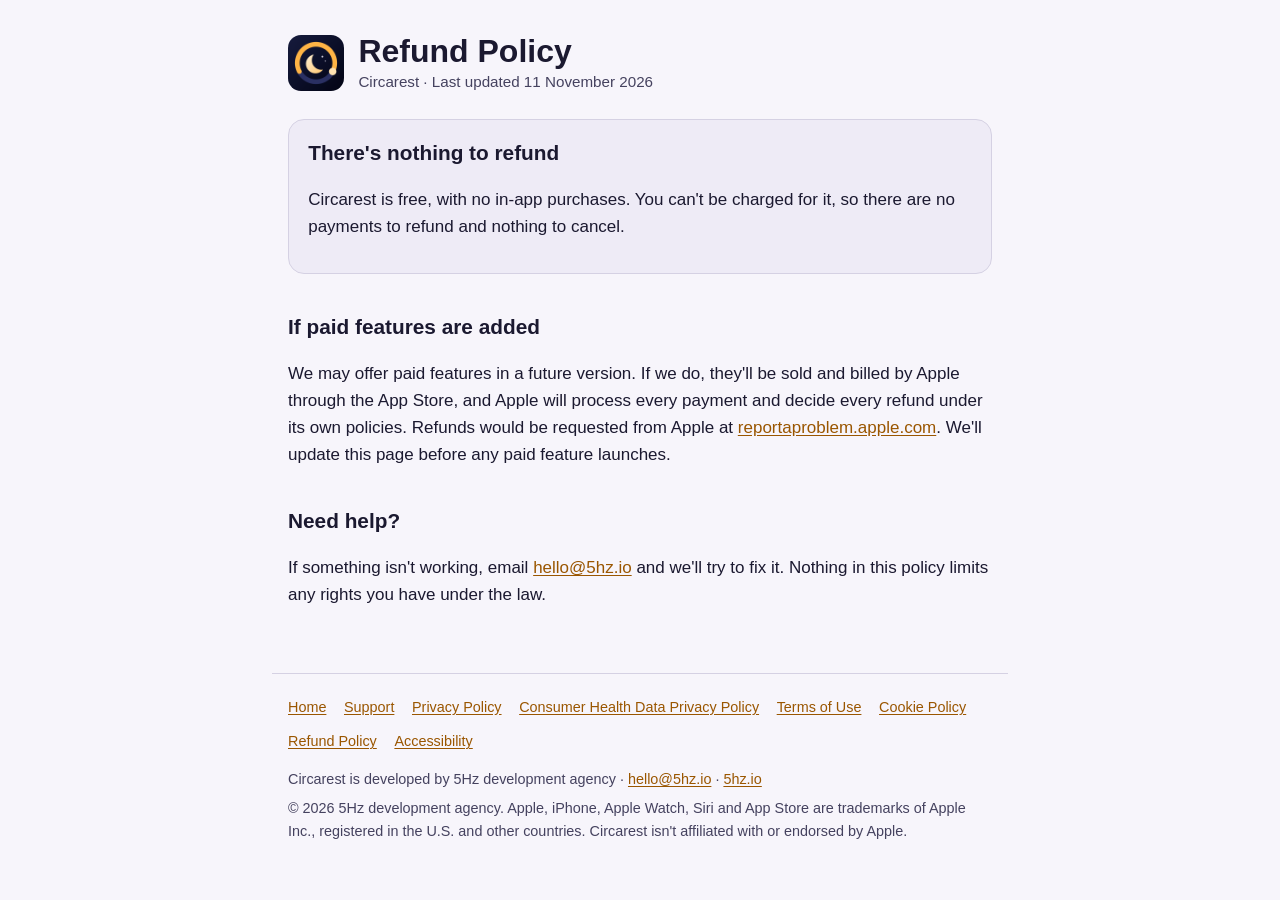
<file: refunds.html>
<!doctype html>
<html lang="en">
<head>
<meta charset="utf-8">
<meta name="viewport" content="width=device-width, initial-scale=1">
<title>Refund Policy · Circarest</title>
<meta name="description" content="Circarest is free, with no in-app purchases. How refunds would work if paid features are added.">
<link rel="stylesheet" href="site.css">
<link rel="icon" href="icon.png">
</head>
<body>
<a class="skip" href="#content">Skip to content</a>
<main id="content">
  <header class="brand">
    <img src="icon.png" alt="" width="56" height="56">
    <div>
      <h1>Refund Policy</h1>
      <p>Circarest · Last updated 11 November 2026</p>
    </div>
  </header>

  <div class="card highlight">
    <h2>There's nothing to refund</h2>
    <p>Circarest is free, with no in-app purchases. You can't be charged for it, so there are no payments to refund and nothing to cancel.</p>
  </div>

  <h2>If paid features are added</h2>
  <p>We may offer paid features in a future version. If we do, they'll be sold and billed by Apple through the App Store, and Apple will process every payment and decide every refund under its own policies. Refunds would be requested from Apple at <a href="https://reportaproblem.apple.com">reportaproblem.apple.com</a>. We'll update this page before any paid feature launches.</p>

  <h2>Need help?</h2>
  <p>If something isn't working, email <a href="mailto:hello@5hz.io?subject=Circarest%20support">hello@5hz.io</a> and we'll try to fix it. Nothing in this policy limits any rights you have under the law.</p>
</main>
<footer class="site">
  <nav aria-label="Site">
    <a href="index.html">Home</a>
    <a href="support.html">Support</a>
    <a href="privacy.html">Privacy Policy</a>
    <a href="health-data.html">Consumer Health Data Privacy Policy</a>
    <a href="terms.html">Terms of Use</a>
    <a href="cookies.html">Cookie Policy</a>
    <a href="refunds.html" aria-current="page">Refund Policy</a>
    <a href="accessibility.html">Accessibility</a>
  </nav>
  <p>Circarest is developed by 5Hz development agency · <a href="mailto:hello@5hz.io">hello@5hz.io</a> · <a href="https://5hz.io">5hz.io</a></p>
  <p>© 2026 5Hz development agency. Apple, iPhone, Apple Watch, Siri and App Store are trademarks of Apple Inc., registered in the U.S. and other countries. Circarest isn't affiliated with or endorsed by Apple.</p>
</footer>
</body>
</html>
</file>
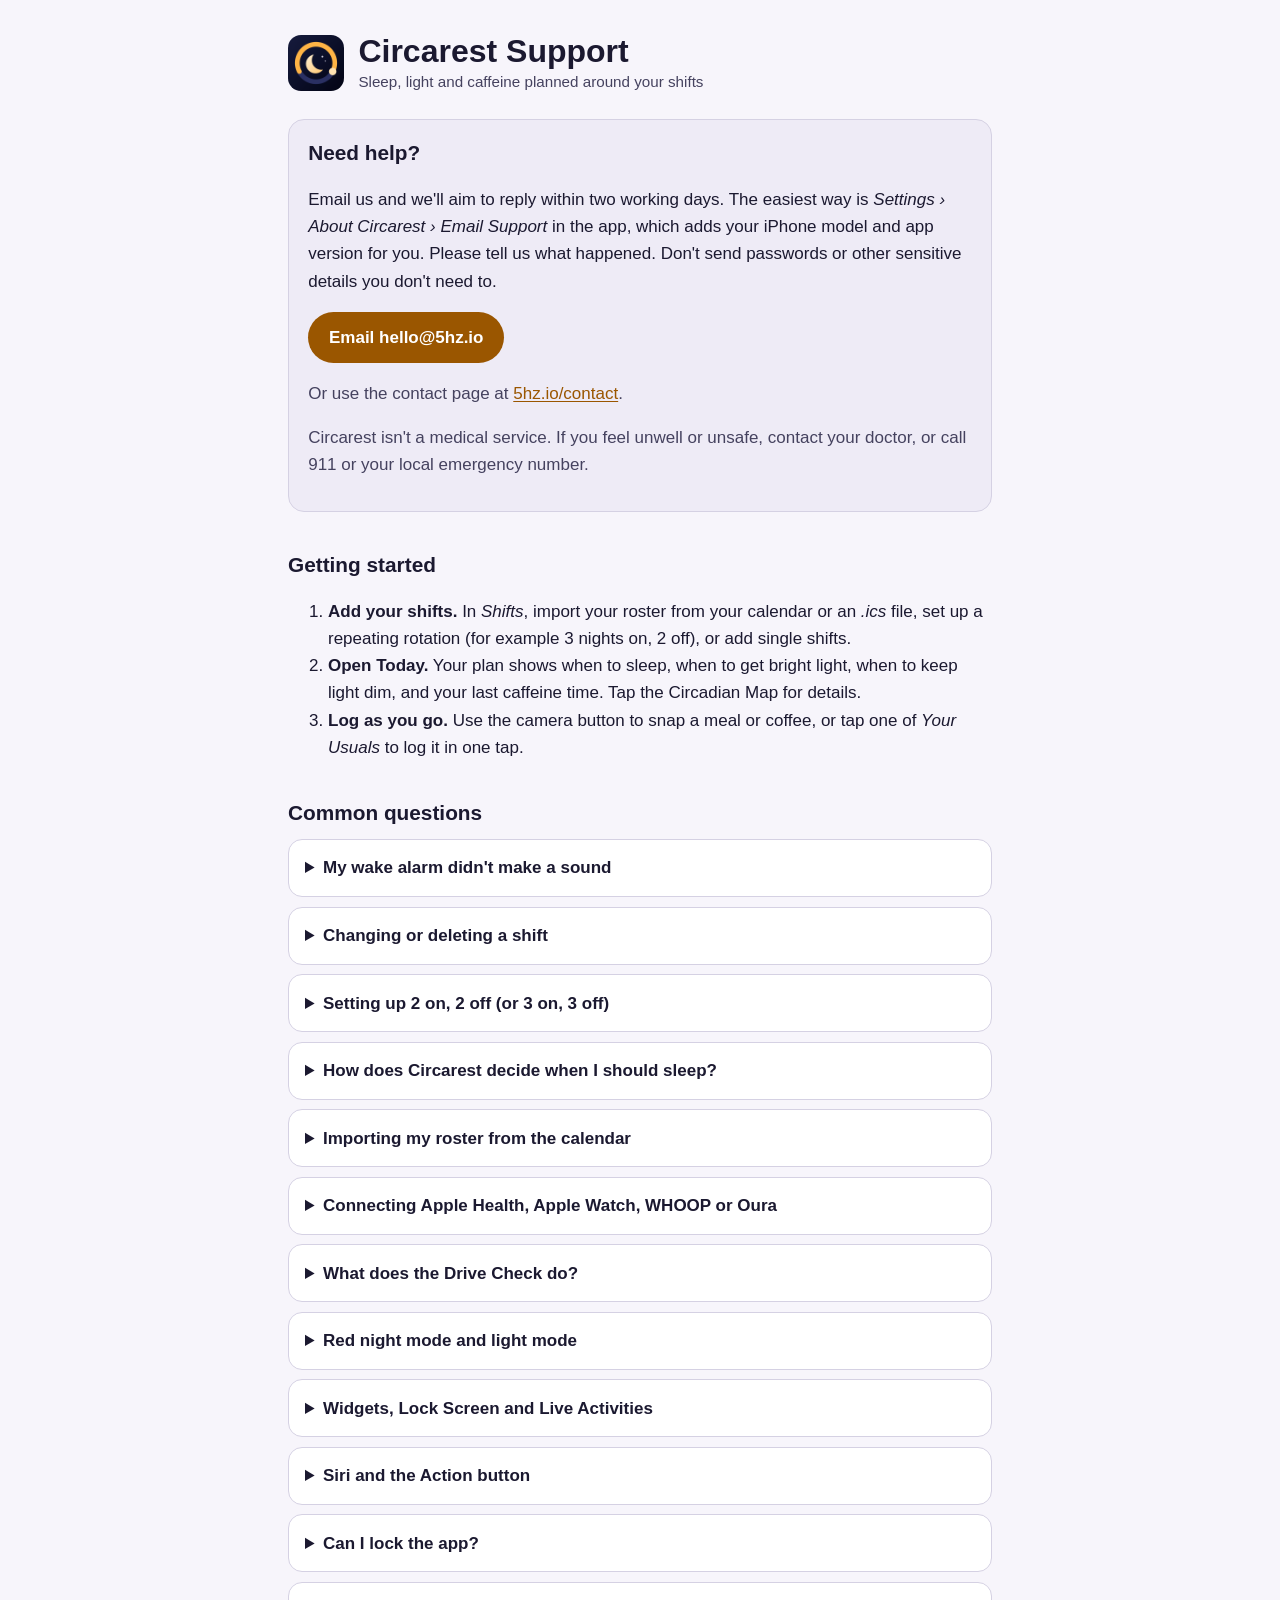
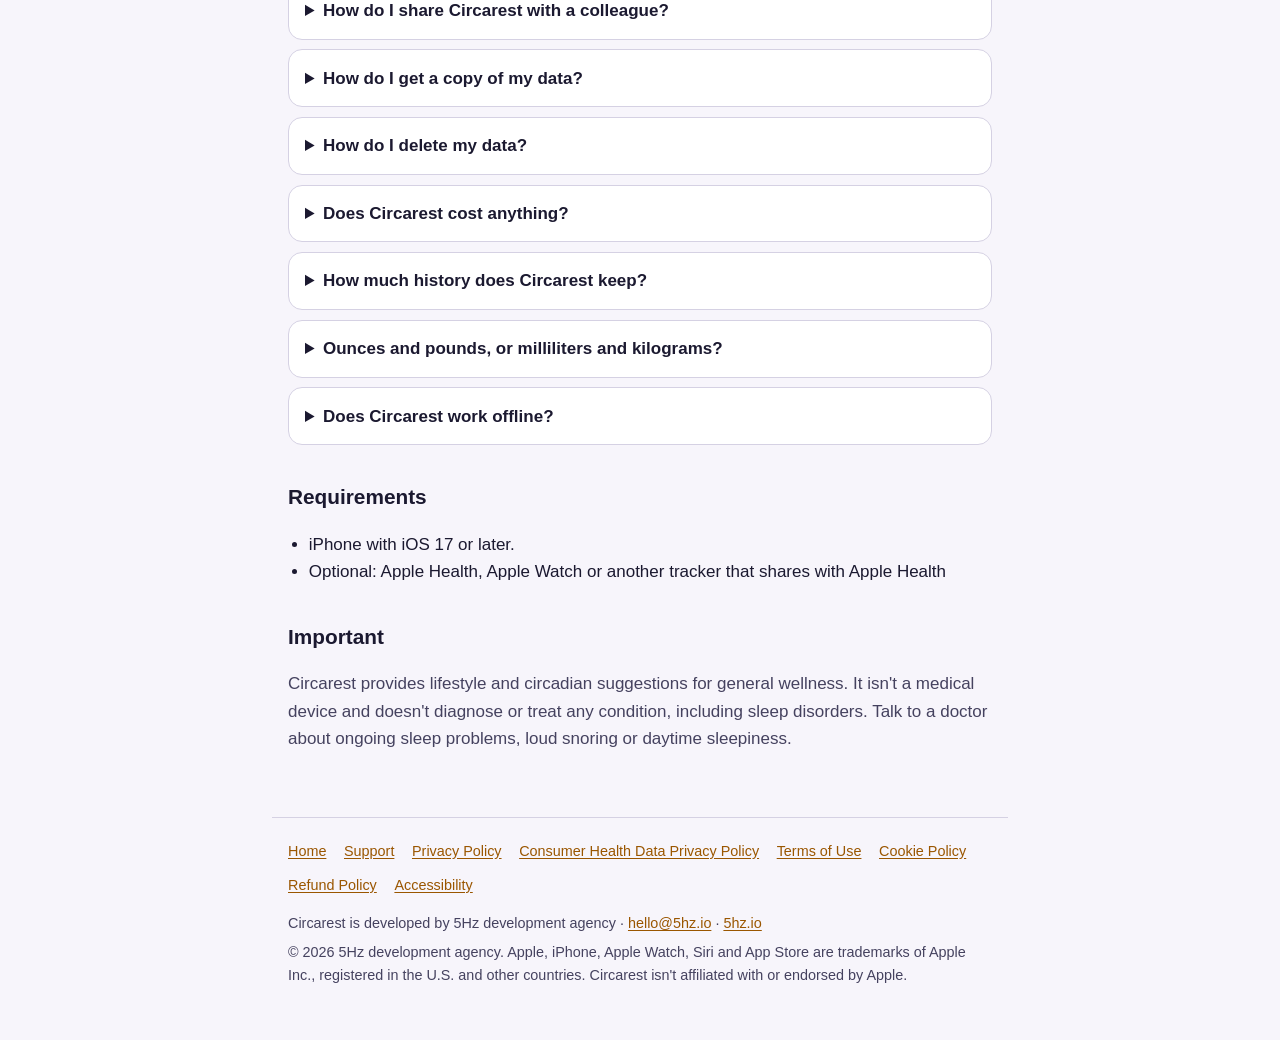
<file: support.html>
<!doctype html>
<html lang="en">
<head>
<meta charset="utf-8">
<meta name="viewport" content="width=device-width, initial-scale=1">
<title>Support · Circarest</title>
<meta name="description" content="Help with Circarest, the sleep and body-clock companion for shift workers.">
<link rel="stylesheet" href="site.css">
<link rel="icon" href="icon.png">
</head>
<body>
<a class="skip" href="#content">Skip to content</a>
<main id="content">
  <header class="brand">
    <img src="icon.png" alt="" width="56" height="56">
    <div>
      <h1>Circarest Support</h1>
      <p>Sleep, light and caffeine planned around your shifts</p>
    </div>
  </header>

  <div class="card highlight">
    <h2>Need help?</h2>
    <p>Email us and we'll aim to reply within two working days. The easiest way is <em>Settings › About Circarest › Email Support</em> in the app, which adds your iPhone model and app version for you. Please tell us what happened. Don't send passwords or other sensitive details you don't need to.</p>
    <p><a class="button" href="mailto:hello@5hz.io?subject=Circarest%20support">Email hello@5hz.io</a></p>
    <p class="muted">Or use the contact page at <a href="https://5hz.io/contact">5hz.io/contact</a>.</p>
    <p class="muted">Circarest isn't a medical service. If you feel unwell or unsafe, contact your doctor, or call 911 or your local emergency number.</p>
  </div>

  <h2>Getting started</h2>
  <ol>
    <li><strong>Add your shifts.</strong> In <em>Shifts</em>, import your roster from your calendar or an <em>.ics</em> file, set up a repeating rotation (for example 3 nights on, 2 off), or add single shifts.</li>
    <li><strong>Open Today.</strong> Your plan shows when to sleep, when to get bright light, when to keep light dim, and your last caffeine time. Tap the Circadian Map for details.</li>
    <li><strong>Log as you go.</strong> Use the camera button to snap a meal or coffee, or tap one of <em>Your Usuals</em> to log it in one tap.</li>
  </ol>

  <h2>Common questions</h2>

  <details>
    <summary>My wake alarm didn't make a sound</summary>
    <p>Circarest's alarms are notifications, so they can't ring through the silent switch. Before you sleep:</p>
    <ul>
      <li>Keep the ringer on (the Ring/Silent switch, or the Action button on iPhone 15 Pro and later).</li>
      <li>Check <em>Settings › Notifications › Circarest</em>: allow notifications, turn on <em>Sounds</em> and <em>Time-Sensitive Notifications</em>.</li>
      <li>If you use a Focus while sleeping, allow time-sensitive notifications in that Focus.</li>
    </ul>
    <p>Alarms repeat twice unless you tap <em>I'm up</em>.</p>
  </details>

  <details>
    <summary>Changing or deleting a shift</summary>
    <p>Tap a shift in <em>Shifts</em> to change its type, date, start time, length or note, or to delete it. You can also swipe left on a shift to delete it, and undo straight after. If you change a shift that came from your calendar, it's unlinked from the calendar so a sync doesn't change it back.</p>
    <p>If a new shift overlaps one you already have, Circarest tells you which. Choose <em>Add Anyway</em> to keep both: they're listed in the order they start, and your plan treats them as one stretch of work.</p>
  </details>

  <details>
    <summary>Setting up 2 on, 2 off (or 3 on, 3 off)</summary>
    <p>In <em>Shifts</em>, tap <em>Set Up Rotation</em>. Under <em>Days on, days off</em>, pick day, night or evening shifts and a pattern such as 2 &amp; 2, 3 &amp; 3 or 4 &amp; 3, or set your own number of working days and days off. Then adjust the start time and length in the cycle below and tap <em>Apply</em>.</p>
  </details>

  <details>
    <summary>How does Circarest decide when I should sleep?</summary>
    <p>It works out your sleep from your shifts, commute and sleep need. After a night shift it plans recovery sleep after you get home. Before a first night shift it suggests a nap. After your last night it can plan a short sleep and a normal bedtime, so you switch back to days faster (you can turn this off in <em>Settings</em>). The plan is general wellness guidance based on published research, not medical advice.</p>
  </details>

  <details>
    <summary>Importing my roster from the calendar</summary>
    <p>In <em>Shifts</em>, tap the calendar button, allow calendar access and choose the calendar your work roster is in. Events of 3–28 hours count as shifts; cancelled events are skipped. You can add a keyword (for example "Shift") to ignore other events. Circarest only reads your work calendar; it never changes it. (Plan in Calendar, if you turn it on, writes only to its own “Circarest Plan” calendar.) Shifts you delete stay deleted, even if they're still in your calendar.</p>
  </details>

  <details>
    <summary>Connecting Apple Health, Apple Watch, WHOOP or Oura</summary>
    <p>Go to <em>Settings › Health &amp; Devices › Connect Apple Health</em>. Trackers like WHOOP and Oura share sleep and heart data through Apple Health, so turn on Apple Health sharing in their own apps first. Circarest then uses your measured sleep for check-ins, your weekly review and the Drive Check.</p>
  </details>

  <details>
    <summary>What does the Drive Check do?</summary>
    <p>It combines how long you've been awake, your sleep, the time of day, how sleepy you feel, and an optional 90-second reaction test, based on published fatigue research. Results are saved with their date so you can compare them in <em>Settings › Drive check history</em>.</p>
    <p><strong>It can't tell you you're safe to drive.</strong> If you feel drowsy, don't drive: take a short nap, get a lift or use public transport.</p>
  </details>

  <details>
    <summary>Red night mode and light mode</summary>
    <p>Red night mode turns the whole screen dim red to protect your night vision. By default it switches on automatically in the evening; change this in <em>Settings › Display</em>. You can also choose a Dark, Light or System appearance there. Red night mode takes over from both when it's on.</p>
  </details>

  <details>
    <summary>Widgets, Lock Screen and Live Activities</summary>
    <p>Touch and hold your Home Screen or Lock Screen, tap <em>Edit</em> or <em>Customize</em>, and add the Circarest widget to see your current phase, last caffeine and next sleep. During a shift, a Live Activity shows a countdown on the Lock Screen, and in the Dynamic Island on iPhones that have one. If you don't see it, check <em>Settings › Circarest › Live Activities</em>.</p>
  </details>

  <details>
    <summary>Siri and the Action button</summary>
    <p>Try "Log my usual in Circarest", "When's my caffeine cutoff in Circarest", "When do I sleep in Circarest" or "Start a nap in Circarest". On iPhones with an Action button (iPhone 15 Pro and later), you can open the camera with it: choose <em>Shortcut › Circarest › Snap Food or Coffee</em> in <em>Settings › Action Button</em>.</p>
  </details>

  <details>
    <summary>Can I lock the app?</summary>
    <p>Yes. In <em>Settings › Privacy</em>, turn on <em>Lock with Face ID</em> (or Touch ID). Circarest then asks for Face ID, or your iPhone passcode as a backup, every time you open it. <em>Ask again</em> sets how long it can stay in the background first. Reminders, alarms and widgets still work on the Lock Screen.</p>
  </details>

  <details>
    <summary>How do I share Circarest with a colleague?</summary>
    <p>Tap <em>Share Circarest</em> in <em>Settings › About Circarest</em>, at the end of <em>Your Week</em>, or after a Drive Check. It opens the normal iPhone share sheet with a short message and the App Store link. We don't see who you share with.</p>
  </details>

  <details>
    <summary>How do I get a copy of my data?</summary>
    <p>Go to <em>Settings › About Circarest › Export My Data</em>. Circarest makes one file (<code>Circarest-Export-<em>date</em>.json</code>) with your profile, shifts, rotations, log, check-ins and drive checks, and opens the share sheet so you can save it to Files, AirDrop it or email it to yourself. Dates are in standard ISO 8601 form and measurements are metric. Meal photos aren't included.</p>
  </details>

  <details>
    <summary>How do I delete my data?</summary>
    <p>Swipe left on any shift, log entry or drive check to delete it. To remove everything, go to <em>Settings › Erase All My Data</em>: it removes your shifts, log, drive checks, profile and reminders, and starts the app fresh. Deleting the app also removes its data from your iPhone, but not the “Circarest Plan” calendar if you turned on Plan in Calendar: turn that off first, or delete the calendar in the Calendar app. Your data is never stored on our servers, so there's nothing else to delete. See the <a href="privacy.html">Privacy Policy</a>.</p>
  </details>

  <details>
    <summary>Does Circarest cost anything?</summary>
    <p>No. Circarest is free, with no in-app purchases, and every feature is included for everyone. There's nothing to buy, cancel or restore.</p>
  </details>

  <details>
    <summary>How much history does Circarest keep?</summary>
    <p>3 years of your log, check-ins, Drive Check results and past shifts, and a year of meal photos. Older items are removed automatically so the app stays fast; export your data from <em>Settings › About Circarest › Export My Data</em> to keep a copy. To keep things quick, a day can hold up to 60 log entries and 20 Drive Check results.</p>
  </details>

  <details>
    <summary>Ounces and pounds, or milliliters and kilograms?</summary>
    <p>Circarest follows your iPhone's region: in the US you'll see fluid ounces, ounces, pounds, feet and inches, and Calories. To change it, go to <em>Settings › Display › Units</em> and choose US or Metric.</p>
  </details>

  <details>
    <summary>Does Circarest work offline?</summary>
    <p>Yes. Everything runs on your iPhone, including meal and coffee recognition. No internet connection is needed.</p>
  </details>

  <h2>Requirements</h2>
  <ul>
    <li>iPhone with iOS 17 or later.</li>
    <li>Optional: Apple Health, Apple Watch or another tracker that shares with Apple Health</li>
  </ul>

  <h2>Important</h2>
  <p class="muted">Circarest provides lifestyle and circadian suggestions for general wellness. It isn't a medical device and doesn't diagnose or treat any condition, including sleep disorders. Talk to a doctor about ongoing sleep problems, loud snoring or daytime sleepiness.</p>

</main>
<footer class="site">
  <nav aria-label="Site">
    <a href="index.html">Home</a>
    <a href="support.html" aria-current="page">Support</a>
    <a href="privacy.html">Privacy Policy</a>
    <a href="health-data.html">Consumer Health Data Privacy Policy</a>
    <a href="terms.html">Terms of Use</a>
    <a href="cookies.html">Cookie Policy</a>
    <a href="refunds.html">Refund Policy</a>
    <a href="accessibility.html">Accessibility</a>
  </nav>
  <p>Circarest is developed by 5Hz development agency · <a href="mailto:hello@5hz.io">hello@5hz.io</a> · <a href="https://5hz.io">5hz.io</a></p>
  <p>© 2026 5Hz development agency. Apple, iPhone, Apple Watch, Siri and App Store are trademarks of Apple Inc., registered in the U.S. and other countries. Circarest isn't affiliated with or endorsed by Apple.</p>
</footer>
</body>
</html>
</file>
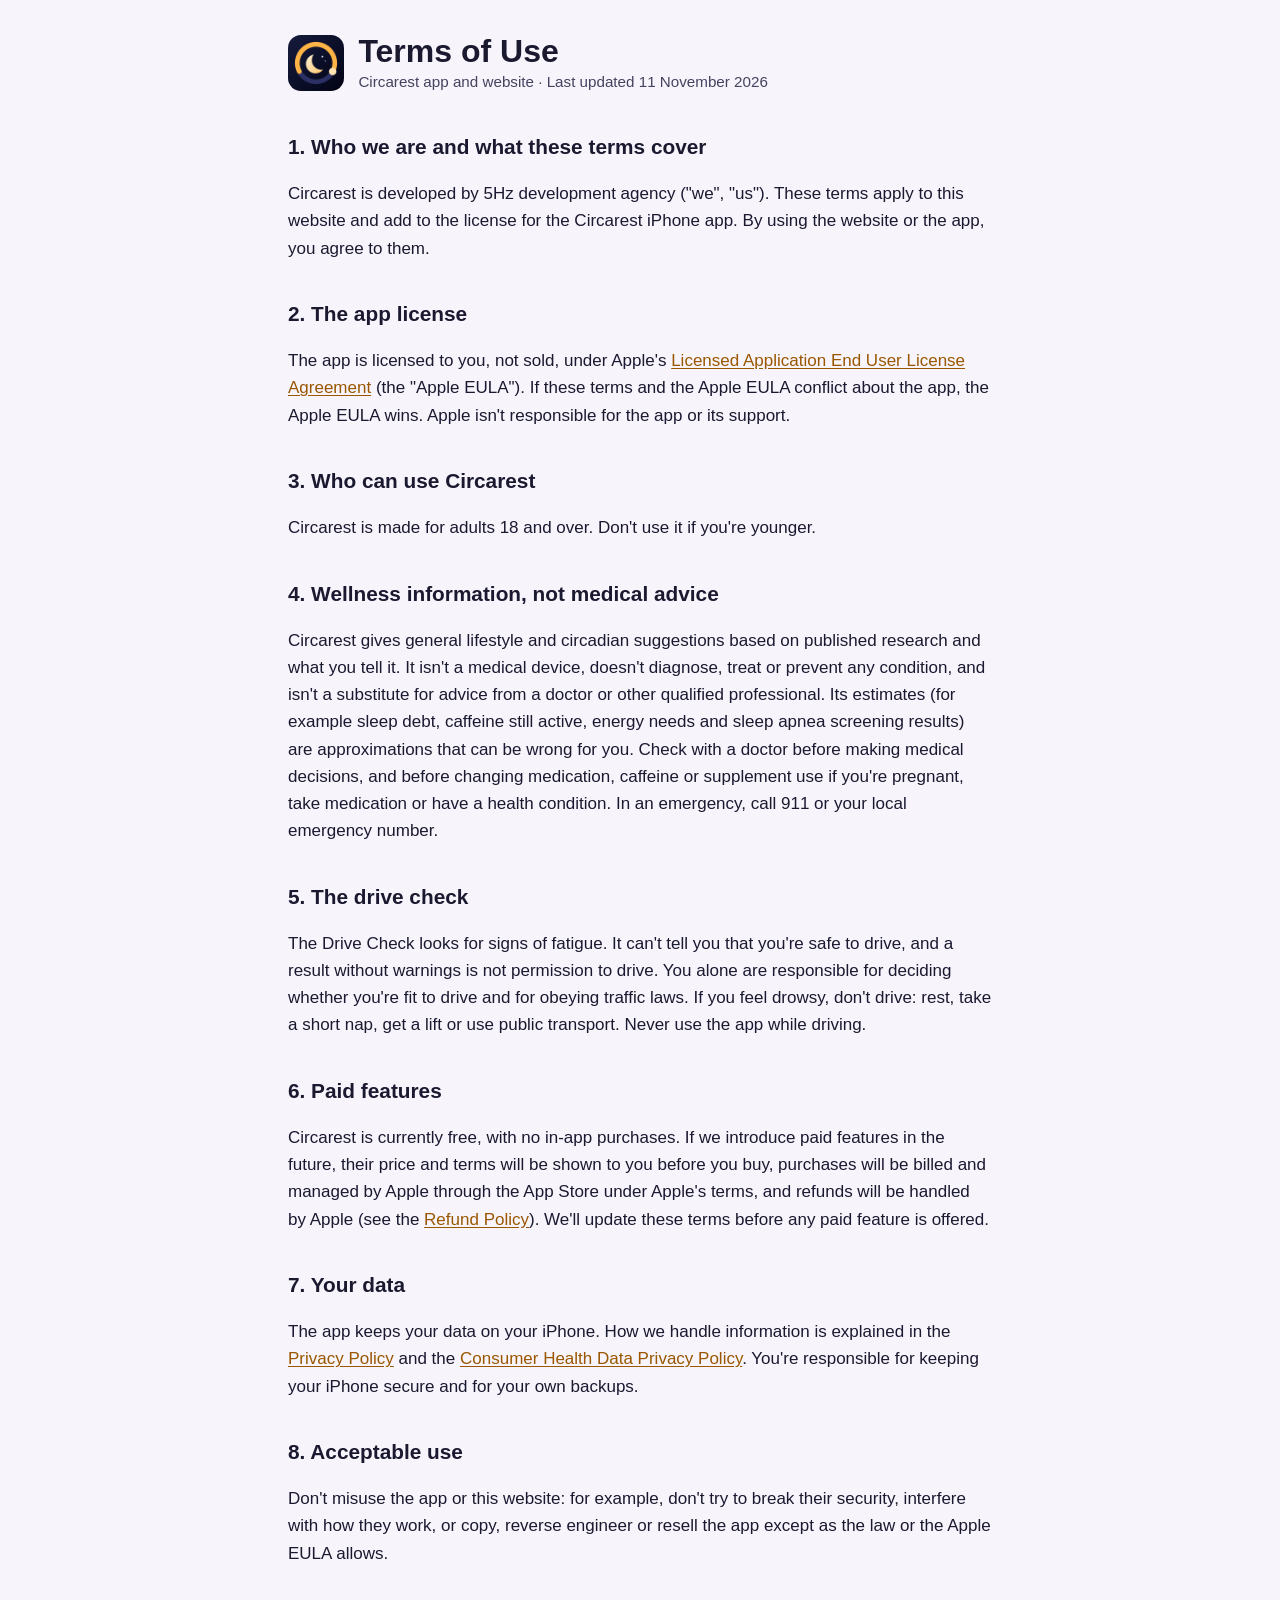
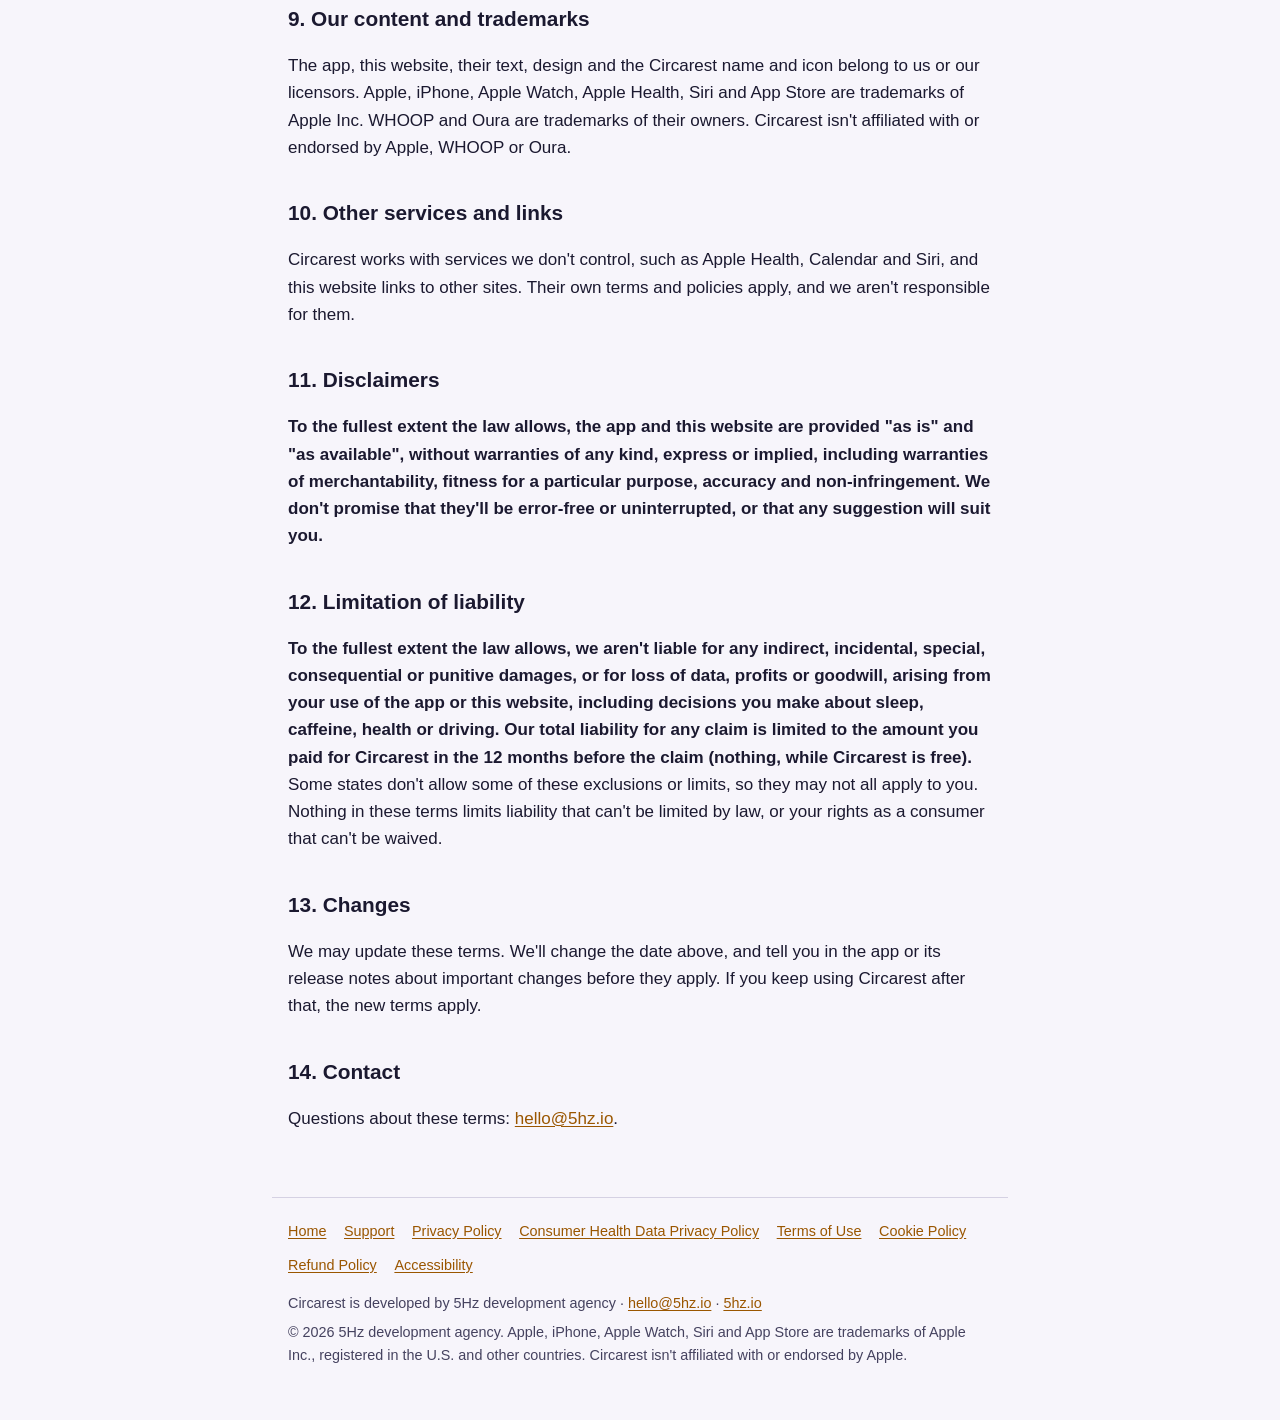
<file: terms.html>
<!doctype html>
<html lang="en">
<head>
<meta charset="utf-8">
<meta name="viewport" content="width=device-width, initial-scale=1">
<title>Terms of Use · Circarest</title>
<meta name="description" content="Terms of use for the Circarest app and website.">
<link rel="stylesheet" href="site.css">
<link rel="icon" href="icon.png">
</head>
<body>
<a class="skip" href="#content">Skip to content</a>
<main id="content">
  <header class="brand">
    <img src="icon.png" alt="" width="56" height="56">
    <div>
      <h1>Terms of Use</h1>
      <p>Circarest app and website · Last updated 11 November 2026</p>
    </div>
  </header>

  <h2>1. Who we are and what these terms cover</h2>
  <p>Circarest is developed by 5Hz development agency ("we", "us"). These terms apply to this website and add to the license for the Circarest iPhone app. By using the website or the app, you agree to them.</p>

  <h2>2. The app license</h2>
  <p>The app is licensed to you, not sold, under Apple's <a href="https://www.apple.com/legal/internet-services/itunes/dev/stdeula/">Licensed Application End User License Agreement</a> (the "Apple EULA"). If these terms and the Apple EULA conflict about the app, the Apple EULA wins. Apple isn't responsible for the app or its support.</p>

  <h2>3. Who can use Circarest</h2>
  <p>Circarest is made for adults 18 and over. Don't use it if you're younger.</p>

  <h2>4. Wellness information, not medical advice</h2>
  <p>Circarest gives general lifestyle and circadian suggestions based on published research and what you tell it. It isn't a medical device, doesn't diagnose, treat or prevent any condition, and isn't a substitute for advice from a doctor or other qualified professional. Its estimates (for example sleep debt, caffeine still active, energy needs and sleep apnea screening results) are approximations that can be wrong for you. Check with a doctor before making medical decisions, and before changing medication, caffeine or supplement use if you're pregnant, take medication or have a health condition. In an emergency, call 911 or your local emergency number.</p>

  <h2>5. The drive check</h2>
  <p>The Drive Check looks for signs of fatigue. It can't tell you that you're safe to drive, and a result without warnings is not permission to drive. You alone are responsible for deciding whether you're fit to drive and for obeying traffic laws. If you feel drowsy, don't drive: rest, take a short nap, get a lift or use public transport. Never use the app while driving.</p>

  <h2>6. Paid features</h2>
  <p>Circarest is currently free, with no in-app purchases. If we introduce paid features in the future, their price and terms will be shown to you before you buy, purchases will be billed and managed by Apple through the App Store under Apple's terms, and refunds will be handled by Apple (see the <a href="refunds.html">Refund Policy</a>). We'll update these terms before any paid feature is offered.</p>

  <h2>7. Your data</h2>
  <p>The app keeps your data on your iPhone. How we handle information is explained in the <a href="privacy.html">Privacy Policy</a> and the <a href="health-data.html">Consumer Health Data Privacy Policy</a>. You're responsible for keeping your iPhone secure and for your own backups.</p>

  <h2>8. Acceptable use</h2>
  <p>Don't misuse the app or this website: for example, don't try to break their security, interfere with how they work, or copy, reverse engineer or resell the app except as the law or the Apple EULA allows.</p>

  <h2>9. Our content and trademarks</h2>
  <p>The app, this website, their text, design and the Circarest name and icon belong to us or our licensors. Apple, iPhone, Apple Watch, Apple Health, Siri and App Store are trademarks of Apple Inc. WHOOP and Oura are trademarks of their owners. Circarest isn't affiliated with or endorsed by Apple, WHOOP or Oura.</p>

  <h2>10. Other services and links</h2>
  <p>Circarest works with services we don't control, such as Apple Health, Calendar and Siri, and this website links to other sites. Their own terms and policies apply, and we aren't responsible for them.</p>

  <h2>11. Disclaimers</h2>
  <p><strong>To the fullest extent the law allows, the app and this website are provided "as is" and "as available", without warranties of any kind, express or implied, including warranties of merchantability, fitness for a particular purpose, accuracy and non-infringement. We don't promise that they'll be error-free or uninterrupted, or that any suggestion will suit you.</strong></p>

  <h2>12. Limitation of liability</h2>
  <p><strong>To the fullest extent the law allows, we aren't liable for any indirect, incidental, special, consequential or punitive damages, or for loss of data, profits or goodwill, arising from your use of the app or this website, including decisions you make about sleep, caffeine, health or driving. Our total liability for any claim is limited to the amount you paid for Circarest in the 12 months before the claim (nothing, while Circarest is free).</strong> Some states don't allow some of these exclusions or limits, so they may not all apply to you. Nothing in these terms limits liability that can't be limited by law, or your rights as a consumer that can't be waived.</p>

  <h2>13. Changes</h2>
  <p>We may update these terms. We'll change the date above, and tell you in the app or its release notes about important changes before they apply. If you keep using Circarest after that, the new terms apply.</p>

  <h2>14. Contact</h2>
  <p>Questions about these terms: <a href="mailto:hello@5hz.io">hello@5hz.io</a>.</p>
</main>
<footer class="site">
  <nav aria-label="Site">
    <a href="index.html">Home</a>
    <a href="support.html">Support</a>
    <a href="privacy.html">Privacy Policy</a>
    <a href="health-data.html">Consumer Health Data Privacy Policy</a>
    <a href="terms.html" aria-current="page">Terms of Use</a>
    <a href="cookies.html">Cookie Policy</a>
    <a href="refunds.html">Refund Policy</a>
    <a href="accessibility.html">Accessibility</a>
  </nav>
  <p>Circarest is developed by 5Hz development agency · <a href="mailto:hello@5hz.io">hello@5hz.io</a> · <a href="https://5hz.io">5hz.io</a></p>
  <p>© 2026 5Hz development agency. Apple, iPhone, Apple Watch, Siri and App Store are trademarks of Apple Inc., registered in the U.S. and other countries. Circarest isn't affiliated with or endorsed by Apple.</p>
</footer>
</body>
</html>
</file>
<file: site.css>
/* Circarest pages: one stylesheet, semantic colour tokens, light and dark from the system setting.
   Same colours as the app; every text pairing meets WCAG AA (see ThemeContrastTests). No web fonts, no scripts. */
:root {
  color-scheme: light dark;
  --bg: #F7F5FB; --surface: #FFFFFF; --surface-raised: #EEEBF6; --separator: #D5D1E3;
  --text: #1B1930; --text-secondary: #45425F; --accent: #9A5600; --on-accent: #FFFFFF;
}
@media (prefers-color-scheme: dark) {
  :root {
    --bg: #0B0D1B; --surface: #14172B; --surface-raised: #1D2140; --separator: #2A2E52;
    --text: #E4E2F0; --text-secondary: #A9A7C4; --accent: #FFB347; --on-accent: #0B0D1B;
  }
}
* { box-sizing: border-box; }
html { -webkit-text-size-adjust: 100%; }
body {
  margin: 0; background: var(--bg); color: var(--text);
  font: 17px/1.6 -apple-system, BlinkMacSystemFont, "SF Pro Text", "Segoe UI", Roboto, "Helvetica Neue", Arial, sans-serif;
}
main { max-width: 46rem; margin: 0 auto; padding: 2rem 1rem 1rem; }
header.brand { display: flex; align-items: center; gap: 0.9rem; margin-bottom: 1.5rem; }
header.brand img { width: 56px; height: 56px; border-radius: 13px; }
header.brand p { margin: 0; color: var(--text-secondary); font-size: 0.95rem; }
h1 { font-size: 2rem; line-height: 1.2; margin: 0; }
h2 { font-size: 1.3rem; margin: 2.2rem 0 0.5rem; }
h3 { font-size: 1.05rem; margin: 1.4rem 0 0.3rem; }
p, li { color: var(--text); }
.muted { color: var(--text-secondary); }
a { color: var(--accent); text-underline-offset: 2px; }
a:focus-visible, summary:focus-visible { outline: 3px solid var(--accent); outline-offset: 3px; border-radius: 4px; }
.card { background: var(--surface); border: 1px solid var(--separator); border-radius: 16px; padding: 1rem 1.2rem; margin: 1rem 0; }
.card.highlight { background: var(--surface-raised); }
.card h2:first-child, .card h3:first-child { margin-top: 0; }
ul { padding-left: 1.3rem; }
table { width: 100%; border-collapse: collapse; margin: 0.8rem 0; font-size: 0.95rem; }
th, td { text-align: left; vertical-align: top; padding: 0.55rem 0.5rem; border-bottom: 1px solid var(--separator); }
th { color: var(--text-secondary); font-weight: 600; }
details { background: var(--surface); border: 1px solid var(--separator); border-radius: 14px; padding: 0.2rem 1rem; margin: 0.6rem 0; }
summary { cursor: pointer; font-weight: 600; padding: 0.7rem 0; min-height: 44px; }
details[open] summary { border-bottom: 1px solid var(--separator); margin-bottom: 0.6rem; }
.button { display: inline-block; background: var(--accent); color: var(--on-accent); text-decoration: none; font-weight: 600;
  padding: 0.75rem 1.3rem; border-radius: 999px; min-height: 44px; }
/* Footer: every page links every policy (Washington's My Health My Data Act wants the health data policy linked from each page). */
footer.site { max-width: 46rem; margin: 2rem auto 0; padding: 1rem 1rem 3rem; border-top: 1px solid var(--separator); font-size: 0.9rem; }
footer.site nav { display: flex; flex-wrap: wrap; gap: 0 1.1rem; margin-bottom: 0.6rem; }
footer.site nav a { display: inline-block; padding: 0.35rem 0; }   /* at least 24 px tall (WCAG 2.2 target size) */
footer.site p { color: var(--text-secondary); margin: 0.35rem 0; }
.skip { position: absolute; left: 1rem; top: -4rem; background: var(--surface); padding: 0.5rem 0.8rem; border-radius: 8px; }
.skip:focus { top: 1rem; }
@media (prefers-reduced-motion: no-preference) { html { scroll-behavior: smooth; } }
/* A status, not a control: outlined so it doesn't look like a button you can press. */
.badge { display: inline-block; border: 2px solid var(--accent); color: var(--text); font-weight: 600; padding: 0.55rem 1.1rem; border-radius: 999px; }

/* Landing page */
.hero { margin: 0.5rem 0 1.5rem; }
.hero h2 { font-size: 1.8rem; margin-top: 0.5rem; }
.grid { display: grid; grid-template-columns: repeat(auto-fit, minmax(16rem, 1fr)); gap: 0.8rem; }
.grid .card { margin: 0; }
.grid h3 { margin-top: 0; }
</file>
